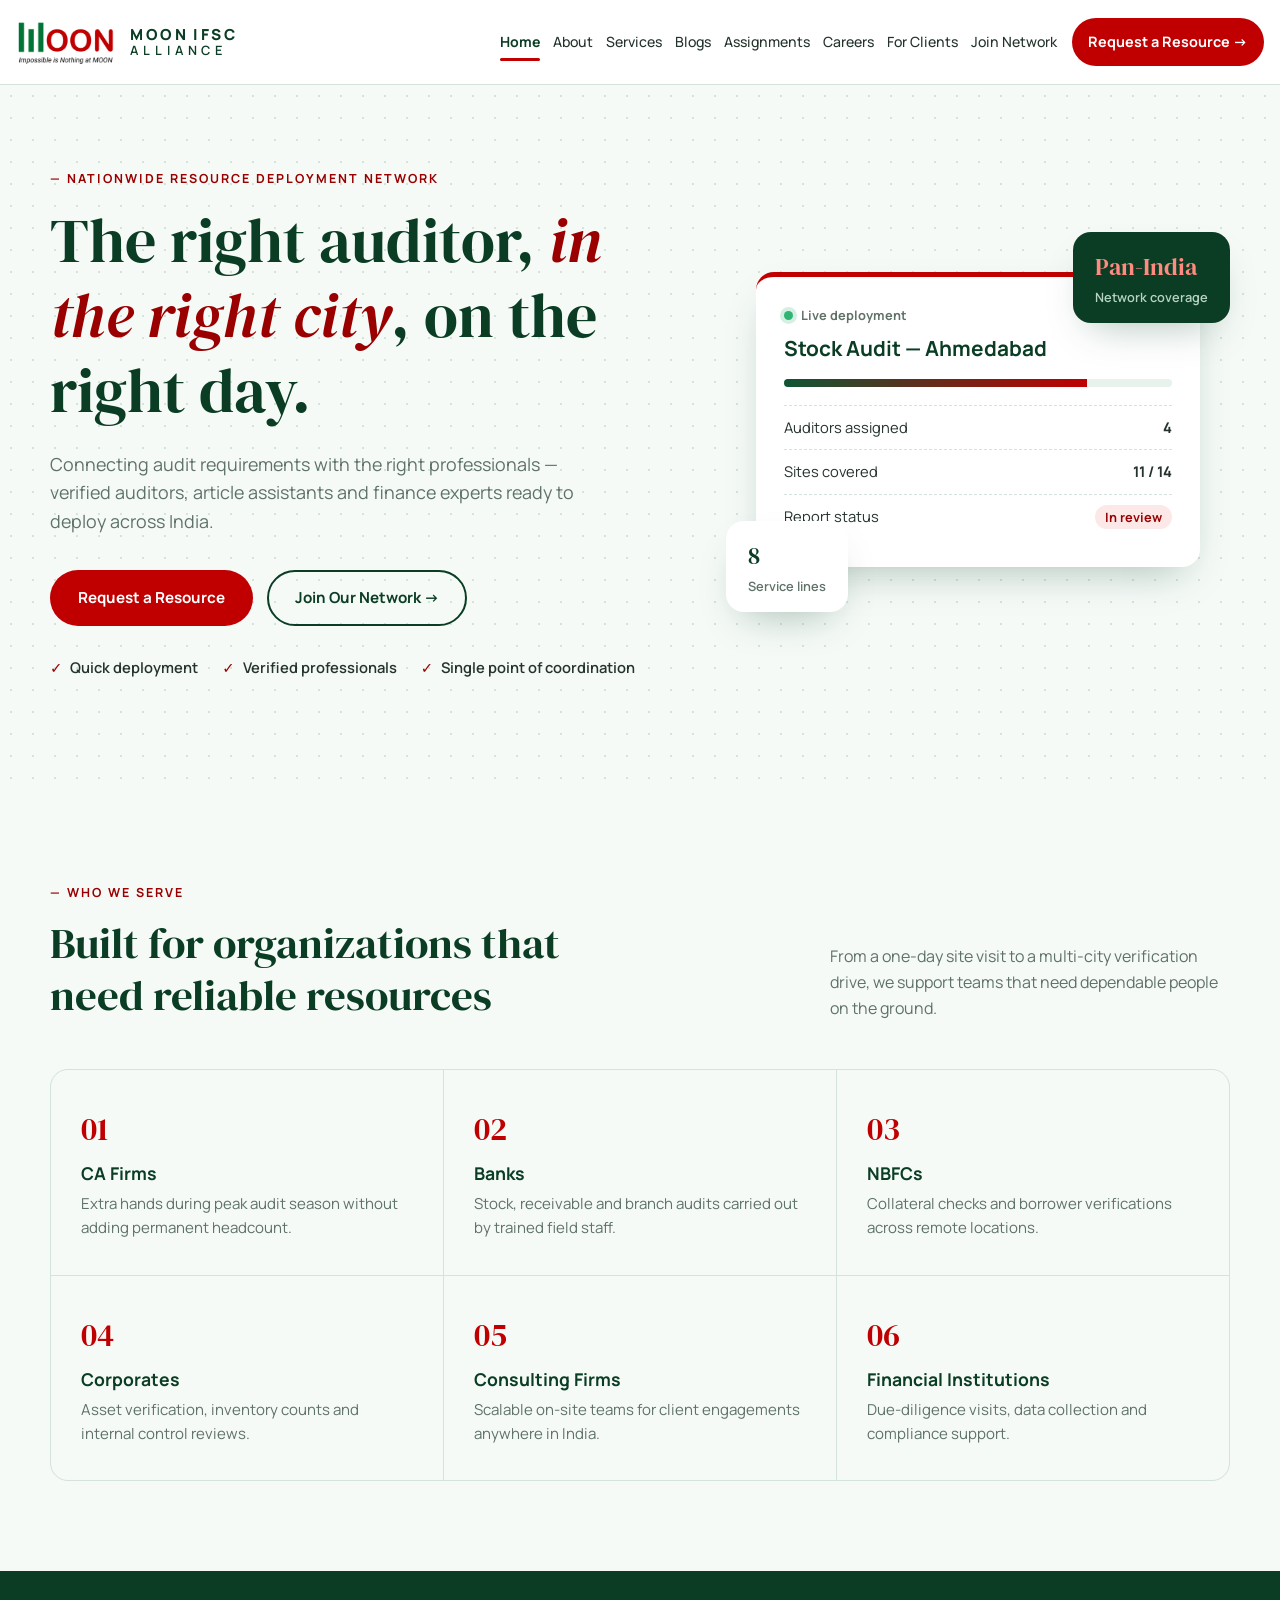
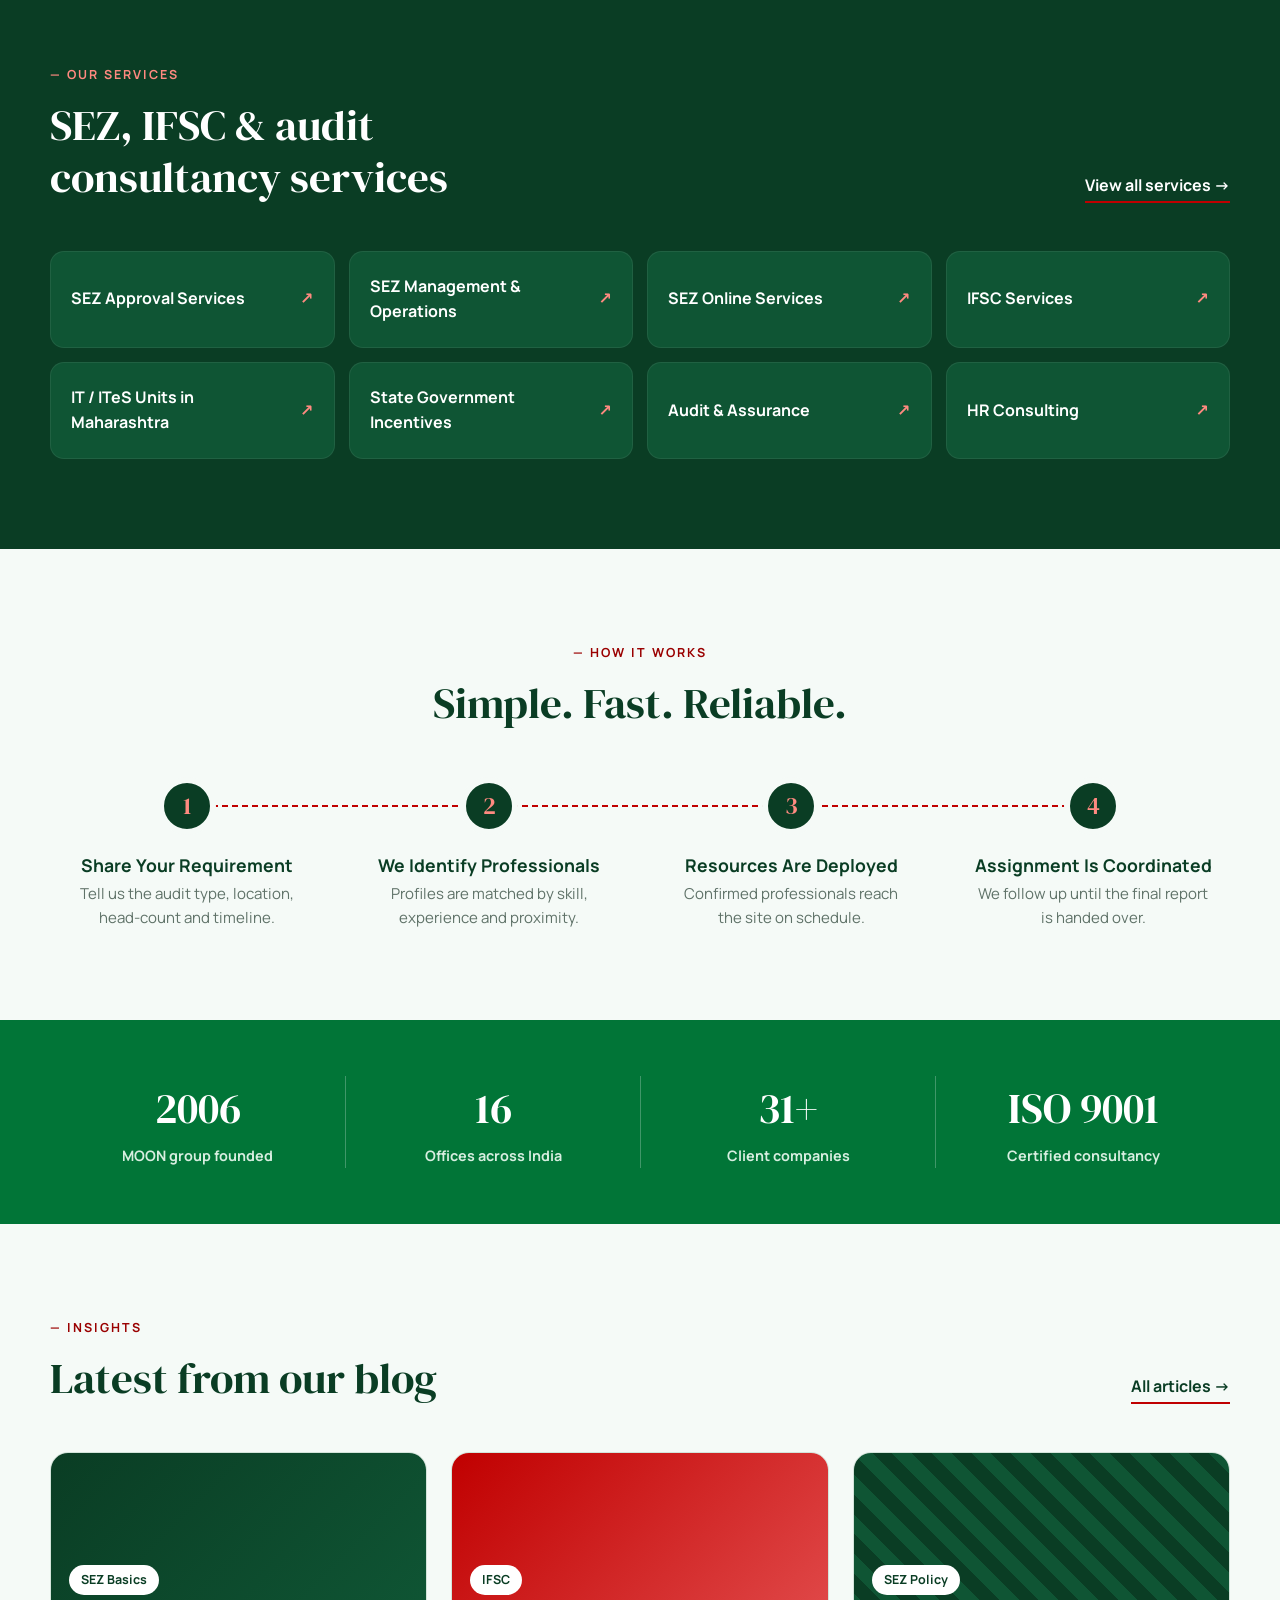
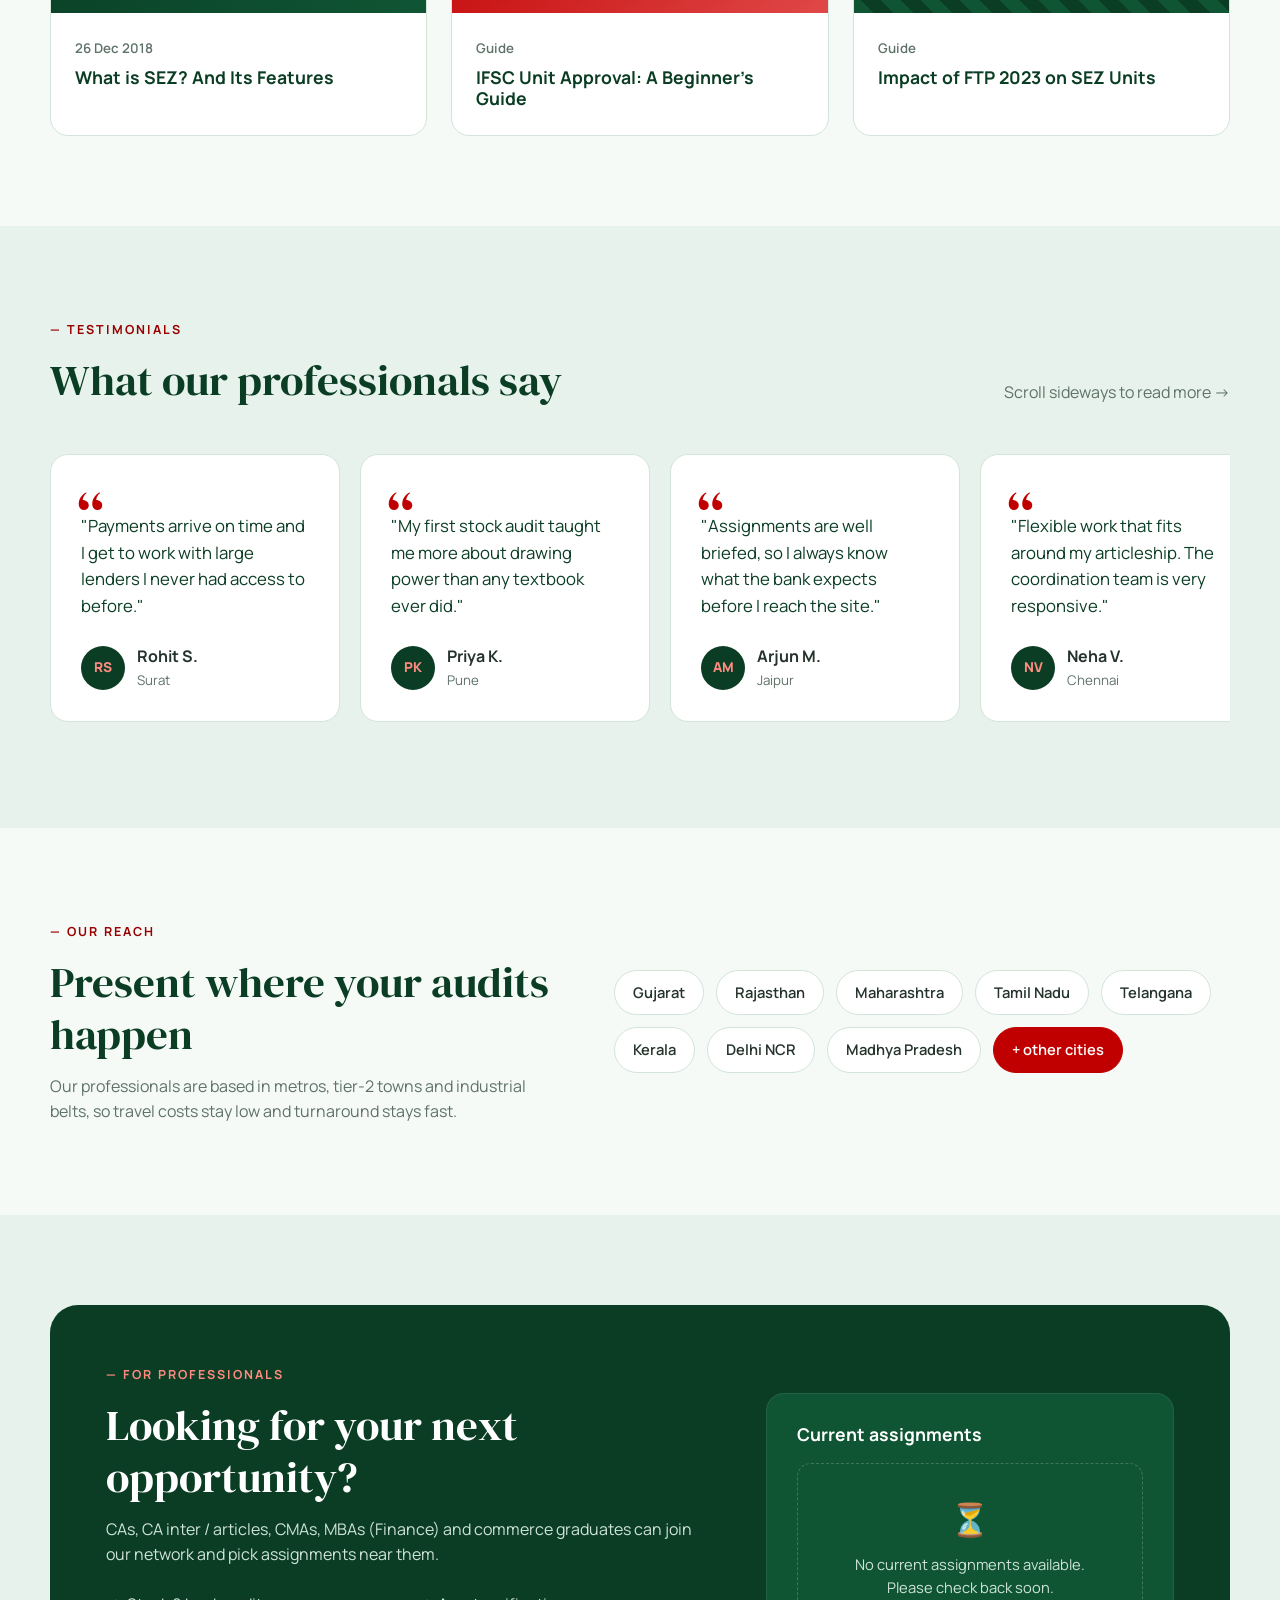
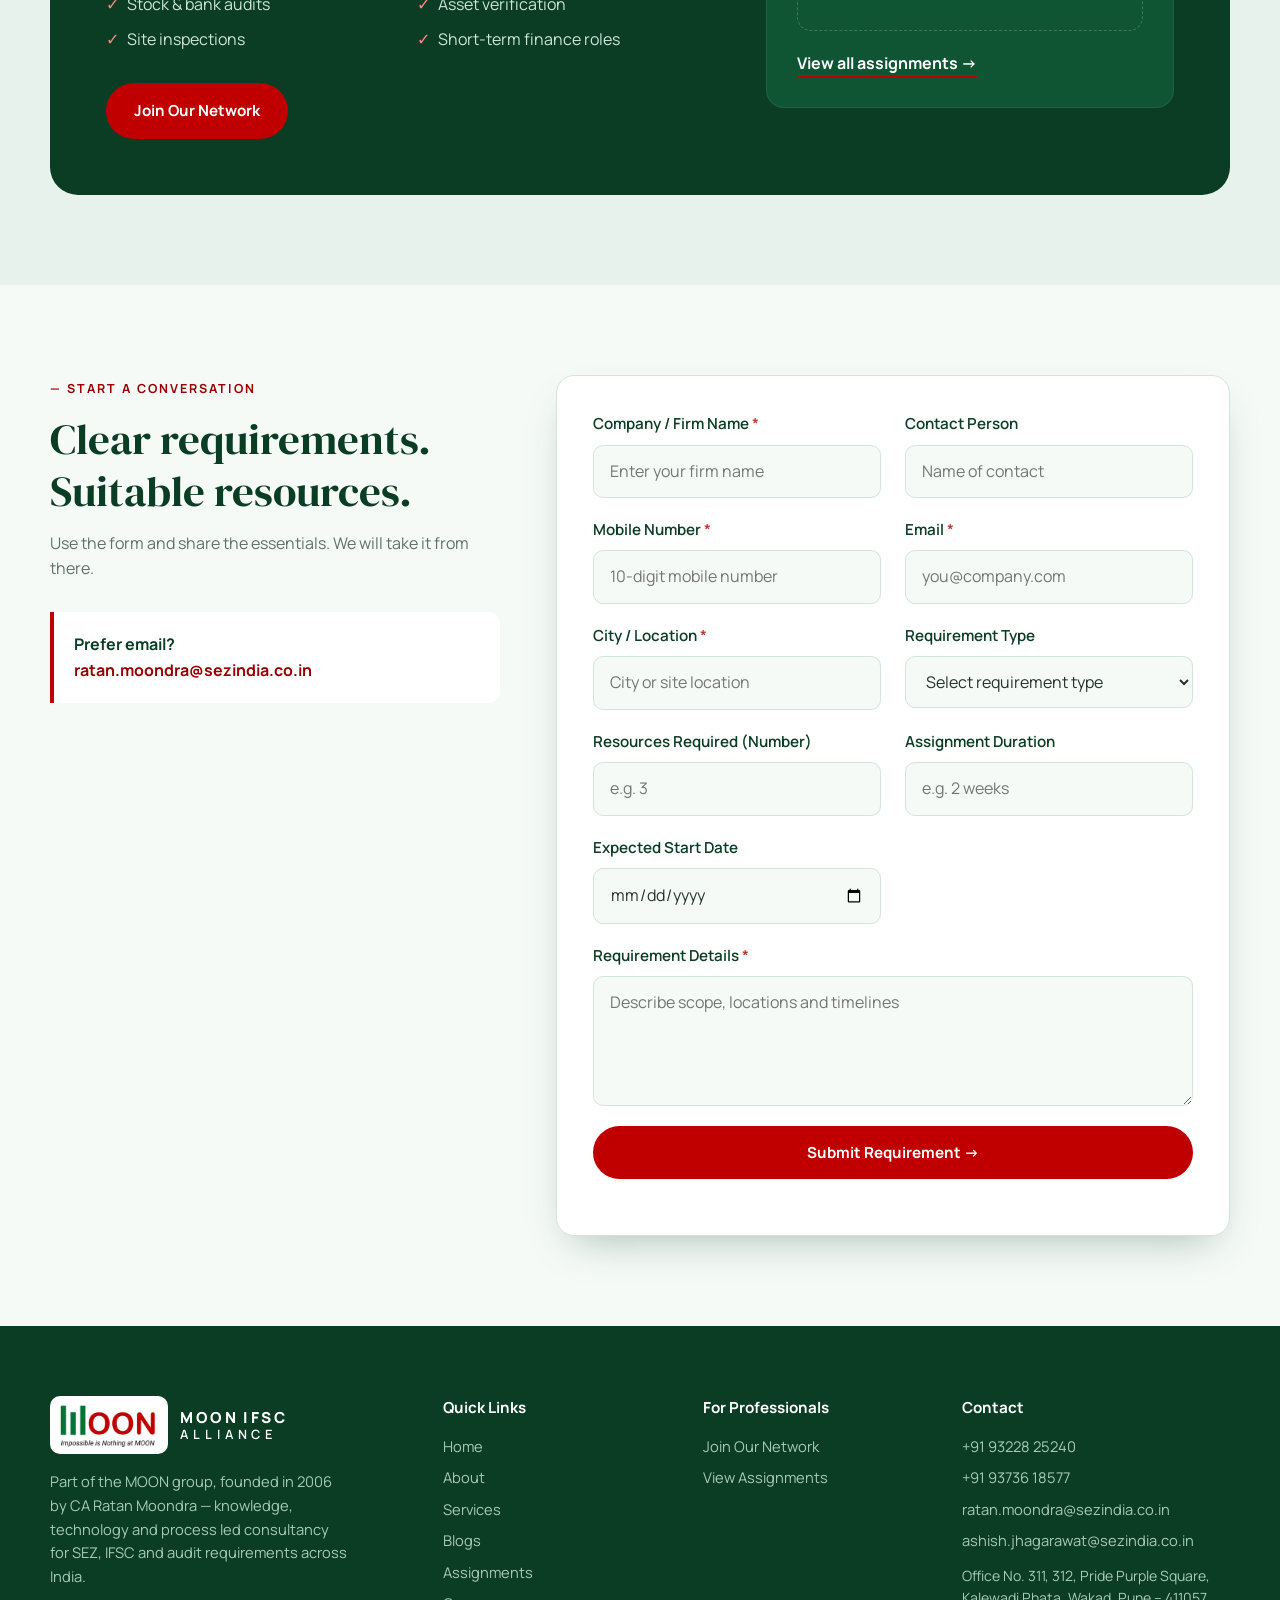
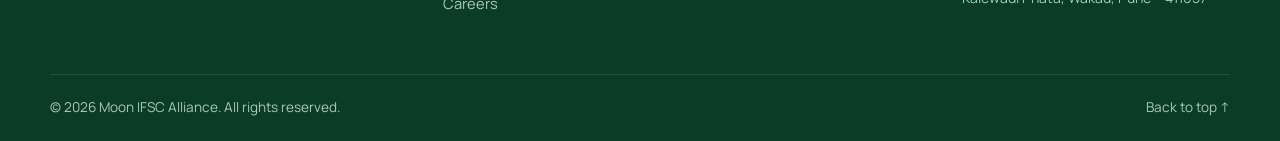
<file: index.html>
<!DOCTYPE html>
<html lang="en">
<head>
  <meta charset="UTF-8" />
  <meta name="viewport" content="width=device-width, initial-scale=1.0" />
  <title>Home | Moon IFSC Alliance</title>
  <link rel="preconnect" href="https://fonts.googleapis.com" />
  <link rel="preconnect" href="https://fonts.gstatic.com" crossorigin />
  <link href="https://fonts.googleapis.com/css2?family=DM+Serif+Display&family=Manrope:wght@400;500;600;700;800&display=swap" rel="stylesheet" />
  <link rel="stylesheet" href="css/common.css" />
  <link rel="stylesheet" href="css/home.css" />
</head>
<body>

  <!-- ===== Header ===== -->
  <header class="header">
    <div class="container nav">
      <a href="index.html" class="logo">
        <img class="logo-img" src="images/moon-logo.png" alt="MOON logo" />
        <span class="logo-text"><b>MOON IFSC</b><small>ALLIANCE</small></span>
      </a>
      <input type="checkbox" id="menu-toggle" class="menu-toggle" />
      <label for="menu-toggle" class="burger" aria-label="Open menu"><span></span><span></span><span></span></label>
      <nav class="nav-links">
        <a href="index.html" class="active">Home</a>
        <a href="about.html">About</a>
        <a href="services.html">Services</a>
        <a href="blogs.html">Blogs</a>
        <a href="assignments.html">Assignments</a>
        <a href="careers.html">Careers</a>
        <a href="for-clients.html">For Clients</a>
        <a href="join-network.html">Join Network</a>
        <a href="for-clients.html" class="btn btn-accent btn-sm nav-cta">Request a Resource &rarr;</a>
      </nav>
    </div>
  </header>

  <!-- ===== Hero ===== -->
  <section class="hero">
    <div class="container hero-grid">
      <div class="hero-copy">
        <span class="eyebrow">Nationwide Resource Deployment Network</span>
        <h1>The right auditor, <em>in the right city</em>, on the right day.</h1>
        <p class="lead">Connecting audit requirements with the right professionals — verified auditors, article assistants and finance experts ready to deploy across India.</p>
        <div class="hero-actions">
          <a href="for-clients.html" class="btn btn-accent">Request a Resource</a>
          <a href="join-network.html" class="btn btn-ghost">Join Our Network &rarr;</a>
        </div>
        <ul class="hero-points">
          <li>Quick deployment</li>
          <li>Verified professionals</li>
          <li>Single point of coordination</li>
        </ul>
      </div>

      <div class="hero-visual">
        <div class="visual-card main-card">
          <div class="card-head"><span class="dot"></span> Live deployment</div>
          <h3>Stock Audit — Ahmedabad</h3>
          <div class="progress"><span style="width:78%"></span></div>
          <div class="card-row"><span>Auditors assigned</span><b>4</b></div>
          <div class="card-row"><span>Sites covered</span><b>11 / 14</b></div>
          <div class="card-row"><span>Report status</span><b class="tag">In review</b></div>
        </div>
        <div class="visual-card float-card one"><b>Pan-India</b><span>Network coverage</span></div>
        <div class="visual-card float-card two"><b>8</b><span>Service lines</span></div>
      </div>
    </div>
  </section>

  <!-- ===== Who we serve ===== -->
  <section class="section">
    <div class="container">
      <div class="section-head split">
        <div>
          <span class="eyebrow">Who we serve</span>
          <h2>Built for organizations that need reliable resources</h2>
        </div>
        <p>From a one-day site visit to a multi-city verification drive, we support teams that need dependable people on the ground.</p>
      </div>
      <div class="serve-grid">
        <article class="serve-card"><span class="num">01</span><h3>CA Firms</h3><p>Extra hands during peak audit season without adding permanent headcount.</p></article>
        <article class="serve-card"><span class="num">02</span><h3>Banks</h3><p>Stock, receivable and branch audits carried out by trained field staff.</p></article>
        <article class="serve-card"><span class="num">03</span><h3>NBFCs</h3><p>Collateral checks and borrower verifications across remote locations.</p></article>
        <article class="serve-card"><span class="num">04</span><h3>Corporates</h3><p>Asset verification, inventory counts and internal control reviews.</p></article>
        <article class="serve-card"><span class="num">05</span><h3>Consulting Firms</h3><p>Scalable on-site teams for client engagements anywhere in India.</p></article>
        <article class="serve-card"><span class="num">06</span><h3>Financial Institutions</h3><p>Due-diligence visits, data collection and compliance support.</p></article>
      </div>
    </div>
  </section>

  <!-- ===== Services preview ===== -->
  <section class="section home-services">
    <div class="container">
      <div class="section-head split">
        <div>
          <span class="eyebrow light">Our services</span>
          <h2>SEZ, IFSC &amp; audit consultancy services</h2>
        </div>
        <a href="services.html" class="link-arrow light">View all services &rarr;</a>
      </div>
      <div class="chip-grid">
        <a href="services.html">SEZ Approval Services</a>
        <a href="services.html">SEZ Management &amp; Operations</a>
        <a href="services.html">SEZ Online Services</a>
        <a href="services.html">IFSC Services</a>
        <a href="services.html">IT / ITeS Units in Maharashtra</a>
        <a href="services.html">State Government Incentives</a>
        <a href="services.html">Audit &amp; Assurance</a>
        <a href="services.html">HR Consulting</a>
      </div>
    </div>
  </section>

  <!-- ===== Process ===== -->
  <section class="section">
    <div class="container">
      <div class="section-head center">
        <span class="eyebrow">How it works</span>
        <h2>Simple. Fast. Reliable.</h2>
      </div>
      <ol class="timeline">
        <li><span class="step">1</span><h3>Share Your Requirement</h3><p>Tell us the audit type, location, head-count and timeline.</p></li>
        <li><span class="step">2</span><h3>We Identify Professionals</h3><p>Profiles are matched by skill, experience and proximity.</p></li>
        <li><span class="step">3</span><h3>Resources Are Deployed</h3><p>Confirmed professionals reach the site on schedule.</p></li>
        <li><span class="step">4</span><h3>Assignment Is Coordinated</h3><p>We follow up until the final report is handed over.</p></li>
      </ol>
    </div>
  </section>

  <!-- ===== Stats ===== -->
  <section class="stats">
    <div class="container stats-grid">
      <div><b>2006</b><span>MOON group founded</span></div>
      <div><b>16</b><span>Offices across India</span></div>
      <div><b>31+</b><span>Client companies</span></div>
      <div><b>ISO 9001</b><span>Certified consultancy</span></div>
    </div>
  </section>

  <!-- ===== Blogs preview ===== -->
  <section class="section">
    <div class="container">
      <div class="section-head split">
        <div>
          <span class="eyebrow">Insights</span>
          <h2>Latest from our blog</h2>
        </div>
        <a href="blogs.html" class="link-arrow">All articles &rarr;</a>
      </div>
      <div class="blog-grid">
        <a href="blogs.html" class="post">
          <div class="post-cover c1"><span>SEZ Basics</span></div>
          <div class="post-body"><small>26 Dec 2018</small><h3>What is SEZ? And Its Features</h3></div>
        </a>
        <a href="blogs.html" class="post">
          <div class="post-cover c2"><span>IFSC</span></div>
          <div class="post-body"><small>Guide</small><h3>IFSC Unit Approval: A Beginner&rsquo;s Guide</h3></div>
        </a>
        <a href="blogs.html" class="post">
          <div class="post-cover c3"><span>SEZ Policy</span></div>
          <div class="post-body"><small>Guide</small><h3>Impact of FTP 2023 on SEZ Units</h3></div>
        </a>
      </div>
    </div>
  </section>

  <!-- ===== Testimonials ===== -->
  <section class="section section-soft">
    <div class="container">
      <div class="section-head split">
        <div>
          <span class="eyebrow">Testimonials</span>
          <h2>What our professionals say</h2>
        </div>
        <p>Scroll sideways to read more &rarr;</p>
      </div>
      <div class="testimonials">
        <figure class="quote"><blockquote>"Payments arrive on time and I get to work with large lenders I never had access to before."</blockquote><figcaption><span class="avatar">RS</span><div><b>Rohit S.</b><small>Surat</small></div></figcaption></figure>
        <figure class="quote"><blockquote>"My first stock audit taught me more about drawing power than any textbook ever did."</blockquote><figcaption><span class="avatar">PK</span><div><b>Priya K.</b><small>Pune</small></div></figcaption></figure>
        <figure class="quote"><blockquote>"Assignments are well briefed, so I always know what the bank expects before I reach the site."</blockquote><figcaption><span class="avatar">AM</span><div><b>Arjun M.</b><small>Jaipur</small></div></figcaption></figure>
        <figure class="quote"><blockquote>"Flexible work that fits around my articleship. The coordination team is very responsive."</blockquote><figcaption><span class="avatar">NV</span><div><b>Neha V.</b><small>Chennai</small></div></figcaption></figure>
        <figure class="quote"><blockquote>"Asset tagging projects gave me real exposure to how big plants manage their fixed assets."</blockquote><figcaption><span class="avatar">DT</span><div><b>Deepak T.</b><small>Hyderabad</small></div></figcaption></figure>
      </div>
    </div>
  </section>

  <!-- ===== Coverage ===== -->
  <section class="section">
    <div class="container coverage-grid">
      <div>
        <span class="eyebrow">Our reach</span>
        <h2>Present where your audits happen</h2>
        <p>Our professionals are based in metros, tier-2 towns and industrial belts, so travel costs stay low and turnaround stays fast.</p>
      </div>
      <div class="pill-cloud">
        <span>Gujarat</span><span>Rajasthan</span><span>Maharashtra</span><span>Tamil Nadu</span>
        <span>Telangana</span><span>Kerala</span><span>Delhi NCR</span><span>Madhya Pradesh</span>
        <span class="more">+ other cities</span>
      </div>
    </div>
  </section>

  <!-- ===== Professionals + Assignments ===== -->
  <section class="section section-soft">
    <div class="container join">
      <div class="join-copy">
        <span class="eyebrow light">For professionals</span>
        <h2>Looking for your next opportunity?</h2>
        <p>CAs, CA inter / articles, CMAs, MBAs (Finance) and commerce graduates can join our network and pick assignments near them.</p>
        <ul class="check-list">
          <li>Stock &amp; bank audits</li>
          <li>Asset verification</li>
          <li>Site inspections</li>
          <li>Short-term finance roles</li>
        </ul>
        <a href="join-network.html" class="btn btn-accent">Join Our Network</a>
      </div>
      <div class="assign-box">
        <h3>Current assignments</h3>
        <div class="empty">
          <span class="empty-icon">&#9203;</span>
          <p>No current assignments available.<br />Please check back soon.</p>
        </div>
        <a href="assignments.html" class="link-arrow light">View all assignments &rarr;</a>
      </div>
    </div>
  </section>

  <!-- ===== Client request form ===== -->
  <section class="section">
    <div class="container form-wrap">
      <div class="form-intro">
        <span class="eyebrow">Start a conversation</span>
        <h2>Clear requirements.<br />Suitable resources.</h2>
        <p>Use the form and share the essentials. We will take it from there.</p>
        <div class="contact-mini"><b>Prefer email?</b><a href="mailto:ratan.moondra@sezindia.co.in">ratan.moondra@sezindia.co.in</a></div>
      </div>
      <form class="form" onsubmit="event.preventDefault(); this.querySelector('.form-note').textContent='Thank you! Your requirement has been submitted.'; this.reset();">
        <div class="field"><label>Company / Firm Name <span class="req">*</span></label><input type="text" placeholder="Enter your firm name" required /></div>
        <div class="field"><label>Contact Person</label><input type="text" placeholder="Name of contact" /></div>
        <div class="field"><label>Mobile Number <span class="req">*</span></label><input type="tel" placeholder="10-digit mobile number" required /></div>
        <div class="field"><label>Email <span class="req">*</span></label><input type="email" placeholder="you@company.com" required /></div>
        <div class="field"><label>City / Location <span class="req">*</span></label><input type="text" placeholder="City or site location" required /></div>
        <div class="field">
          <label>Requirement Type</label>
          <select>
            <option value="">Select requirement type</option>
            <option>Stock Audit</option><option>Bank Audit</option><option>Revenue Audit</option>
            <option>Channel Finance</option><option>Physical Verification</option><option>Site Visit &amp; Inspection</option>
            <option>Mystery Audit</option><option>Asset Tagging</option><option>Fixed Asset Verification</option>
            <option>Data Collection &amp; Verification</option><option>Short-Term Assignments</option><option>Finance &amp; Accounting Support</option>
          </select>
        </div>
        <div class="field"><label>Resources Required (Number)</label><input type="number" min="1" placeholder="e.g. 3" /></div>
        <div class="field"><label>Assignment Duration</label><input type="text" placeholder="e.g. 2 weeks" /></div>
        <div class="field"><label>Expected Start Date</label><input type="date" /></div>
        <div class="field full"><label>Requirement Details <span class="req">*</span></label><textarea rows="4" placeholder="Describe scope, locations and timelines" required></textarea></div>
        <div class="field full">
          <button type="submit" class="btn btn-accent btn-block">Submit Requirement &rarr;</button>
          <p class="form-note"></p>
        </div>
      </form>
    </div>
  </section>

  <!-- ===== Footer ===== -->
  <footer class="footer">
    <div class="container footer-grid">
      <div>
        <a href="index.html" class="logo light"><img class="logo-img" src="images/moon-logo.png" alt="MOON logo" /><span class="logo-text"><b>MOON IFSC</b><small>ALLIANCE</small></span></a>
        <p>Part of the MOON group, founded in 2006 by CA Ratan Moondra &mdash; knowledge, technology and process led consultancy for SEZ, IFSC and audit requirements across India.</p>
      </div>
      <div>
        <h4>Quick Links</h4>
        <a href="index.html">Home</a><a href="about.html">About</a><a href="services.html">Services</a>
        <a href="blogs.html">Blogs</a><a href="assignments.html">Assignments</a><a href="careers.html">Careers</a>
      </div>
      <div>
        <h4>For Professionals</h4>
        <a href="join-network.html">Join Our Network</a><a href="assignments.html">View Assignments</a>
      </div>
      <div>
        <h4>Contact</h4>
        <a href="tel:+919322825240">+91 93228 25240</a>
        <a href="tel:+919373618577">+91 93736 18577</a>
        <a href="mailto:ratan.moondra@sezindia.co.in">ratan.moondra@sezindia.co.in</a>
        <a href="mailto:ashish.jhagarawat@sezindia.co.in">ashish.jhagarawat@sezindia.co.in</a>
        <p class="footer-addr">Office No. 311, 312, Pride Purple Square, Kalewadi Phata, Wakad, Pune &ndash; 411057</p>
      </div>
    </div>
    <div class="container footer-bottom">
      <span>&copy; 2026 Moon IFSC Alliance. All rights reserved.</span>
      <a href="#">Back to top &uarr;</a>
    </div>
  </footer>

</body>
</html>
</file>
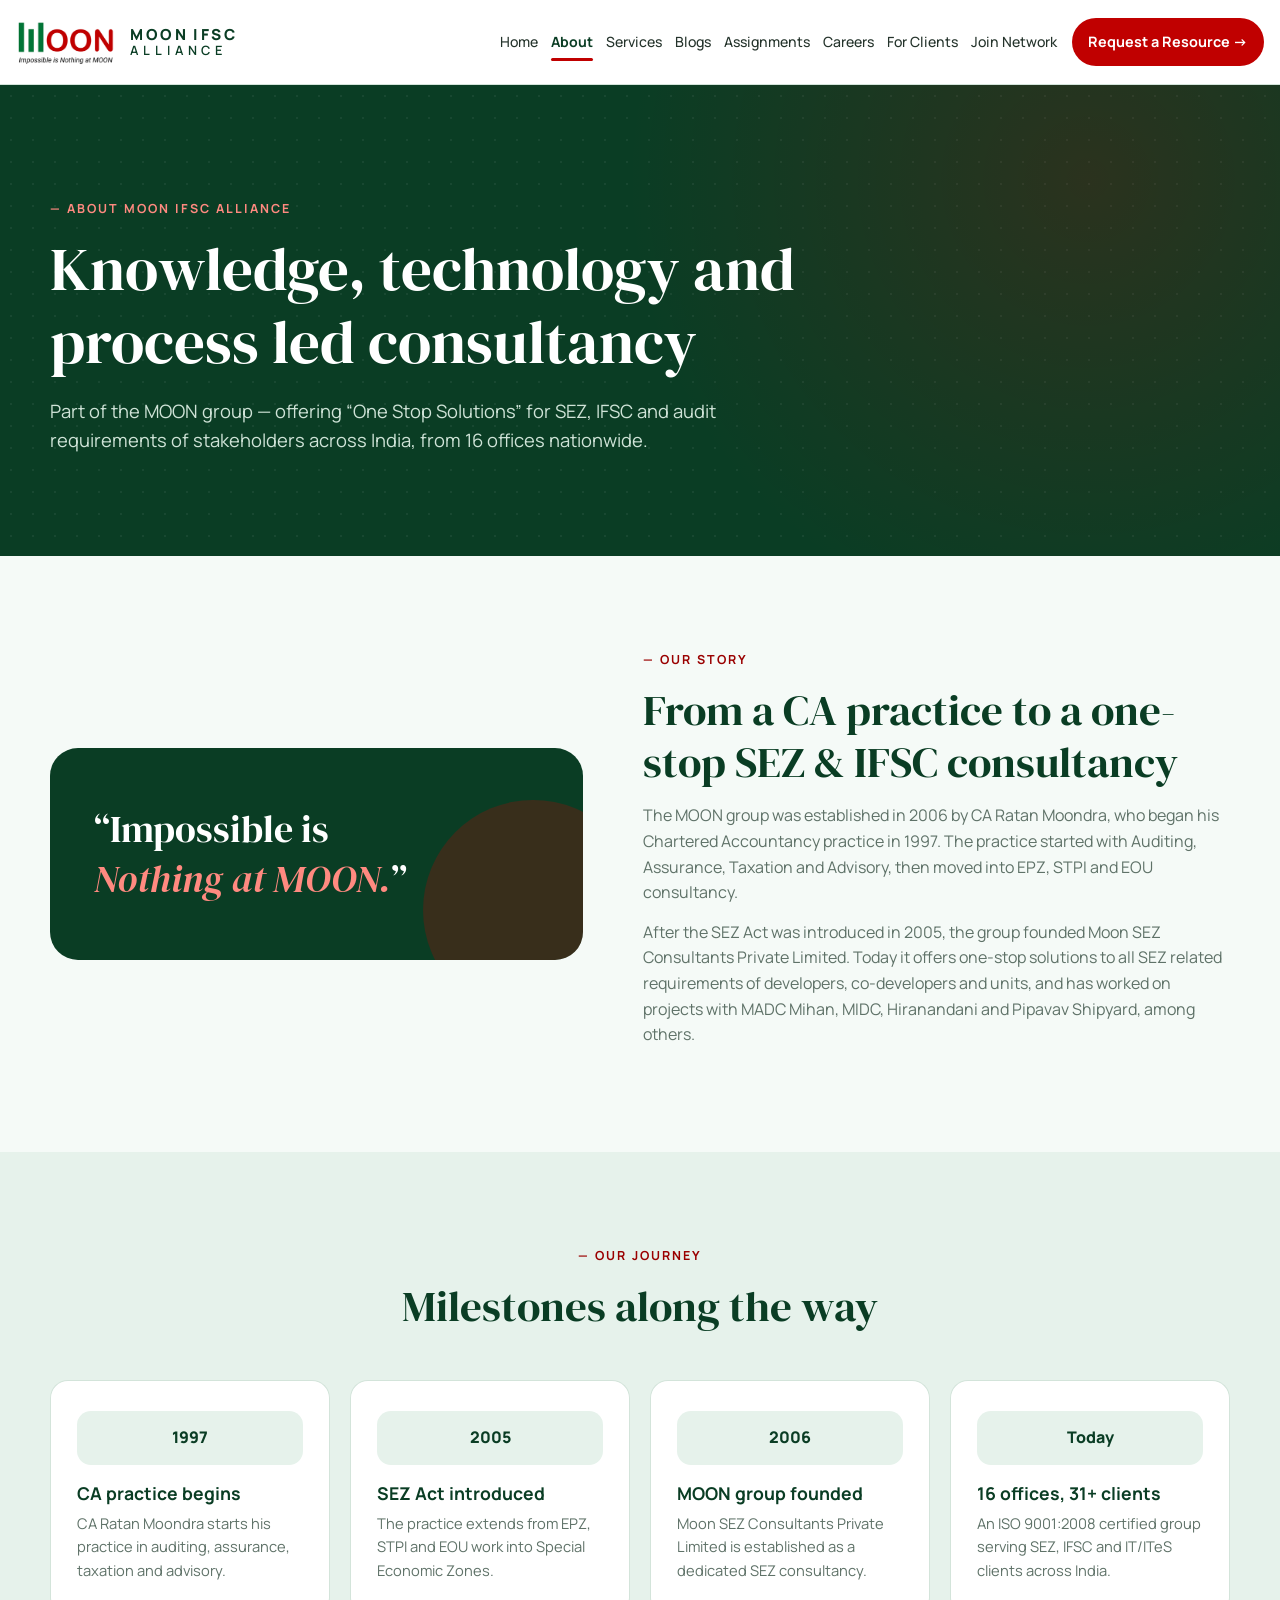
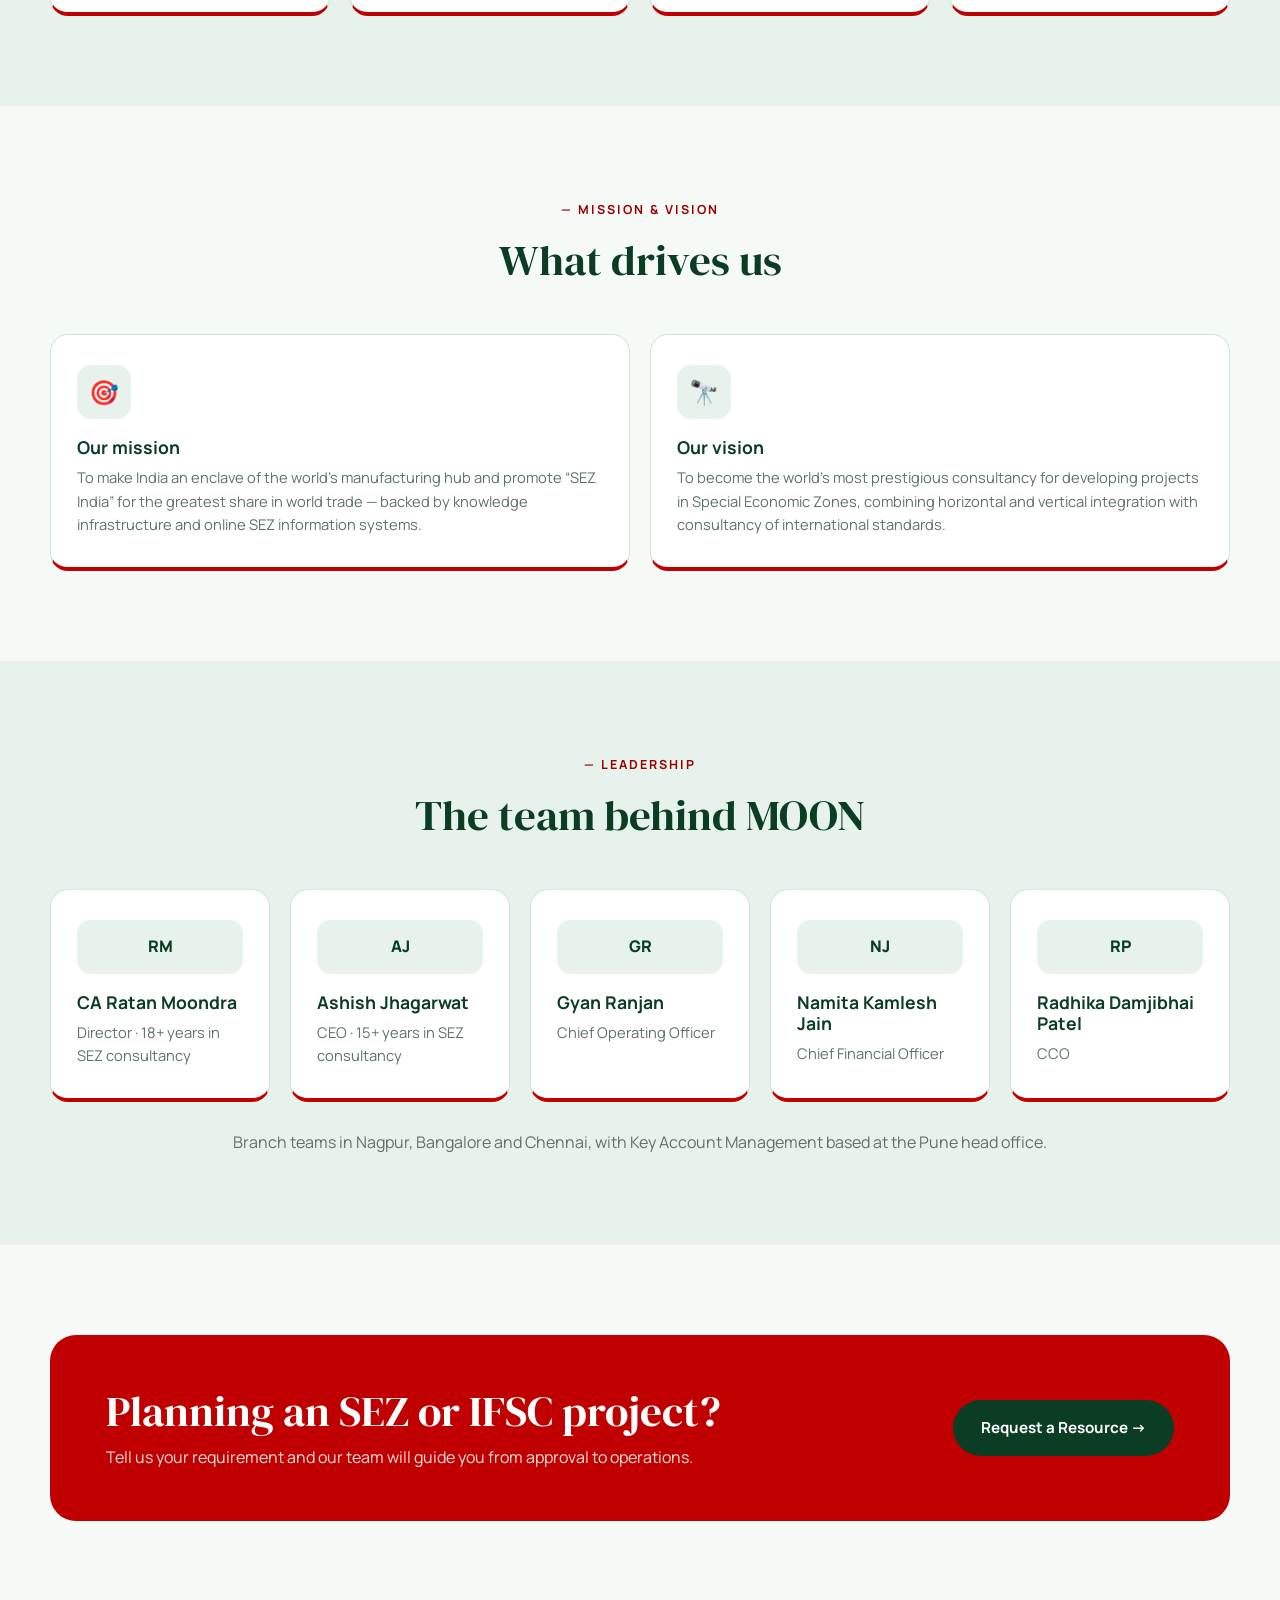
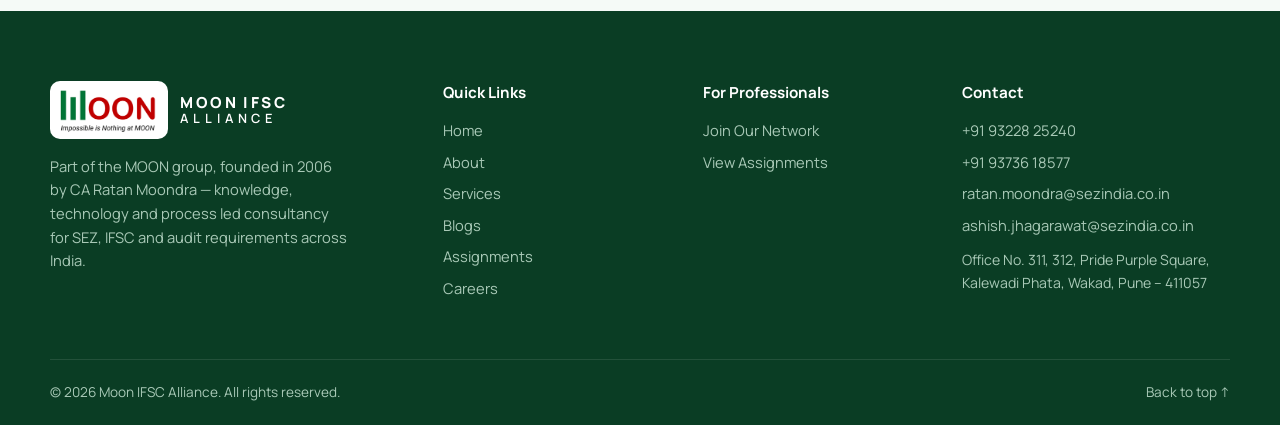
<file: about.html>
<!DOCTYPE html>
<html lang="en">
<head>
  <meta charset="UTF-8" />
  <meta name="viewport" content="width=device-width, initial-scale=1.0" />
  <title>About | Moon IFSC Alliance</title>
  <link rel="preconnect" href="https://fonts.googleapis.com" />
  <link rel="preconnect" href="https://fonts.gstatic.com" crossorigin />
  <link href="https://fonts.googleapis.com/css2?family=DM+Serif+Display&family=Manrope:wght@400;500;600;700;800&display=swap" rel="stylesheet" />
  <link rel="stylesheet" href="css/common.css" />
  <link rel="stylesheet" href="css/about.css" />
</head>
<body>

  <!-- ===== Header ===== -->
  <header class="header">
    <div class="container nav">
      <a href="index.html" class="logo">
        <img class="logo-img" src="images/moon-logo.png" alt="MOON logo" />
        <span class="logo-text"><b>MOON IFSC</b><small>ALLIANCE</small></span>
      </a>
      <input type="checkbox" id="menu-toggle" class="menu-toggle" />
      <label for="menu-toggle" class="burger" aria-label="Open menu"><span></span><span></span><span></span></label>
      <nav class="nav-links">
        <a href="index.html">Home</a>
        <a href="about.html" class="active">About</a>
        <a href="services.html">Services</a>
        <a href="blogs.html">Blogs</a>
        <a href="assignments.html">Assignments</a>
        <a href="careers.html">Careers</a>
        <a href="for-clients.html">For Clients</a>
        <a href="join-network.html">Join Network</a>
        <a href="for-clients.html" class="btn btn-accent btn-sm nav-cta">Request a Resource &rarr;</a>
      </nav>
    </div>
  </header>

  <!-- ===== Banner ===== -->
  <section class="page-hero">
    <div class="container">
      <span class="eyebrow light">About Moon IFSC Alliance</span>
      <h1>Knowledge, technology and process led consultancy</h1>
      <p>Part of the MOON group &mdash; offering &ldquo;One Stop Solutions&rdquo; for SEZ, IFSC and audit requirements of stakeholders across India, from 16 offices nationwide.</p>
    </div>
  </section>

  <!-- ===== Intro ===== -->
  <section class="section">
    <div class="container about-intro">
      <div class="quote-block">
        <p>&ldquo;Impossible is<br /><em>Nothing at MOON.</em>&rdquo;</p>
      </div>
      <div class="intro-copy">
        <span class="eyebrow">Our story</span>
        <h2>From a CA practice to a one-stop SEZ &amp; IFSC consultancy</h2>
        <p>The MOON group was established in 2006 by CA Ratan Moondra, who began his Chartered Accountancy practice in 1997. The practice started with Auditing, Assurance, Taxation and Advisory, then moved into EPZ, STPI and EOU consultancy.</p>
        <p>After the SEZ Act was introduced in 2005, the group founded Moon SEZ Consultants Private Limited. Today it offers one-stop solutions to all SEZ related requirements of developers, co-developers and units, and has worked on projects with MADC Mihan, MIDC, Hiranandani and Pipavav Shipyard, among others.</p>
      </div>
    </div>
  </section>

  <!-- ===== Journey ===== -->
  <section class="section section-soft">
    <div class="container">
      <div class="section-head center">
        <span class="eyebrow">Our journey</span>
        <h2>Milestones along the way</h2>
      </div>
      <div class="highlight-grid">
        <div class="highlight"><span class="h-icon">1997</span><h3>CA practice begins</h3><p>CA Ratan Moondra starts his practice in auditing, assurance, taxation and advisory.</p></div>
        <div class="highlight"><span class="h-icon">2005</span><h3>SEZ Act introduced</h3><p>The practice extends from EPZ, STPI and EOU work into Special Economic Zones.</p></div>
        <div class="highlight"><span class="h-icon">2006</span><h3>MOON group founded</h3><p>Moon SEZ Consultants Private Limited is established as a dedicated SEZ consultancy.</p></div>
        <div class="highlight"><span class="h-icon">Today</span><h3>16 offices, 31+ clients</h3><p>An ISO 9001:2008 certified group serving SEZ, IFSC and IT/ITeS clients across India.</p></div>
      </div>
    </div>
  </section>

  <!-- ===== Mission & Vision ===== -->
  <section class="section">
    <div class="container">
      <div class="section-head center">
        <span class="eyebrow">Mission &amp; vision</span>
        <h2>What drives us</h2>
      </div>
      <div class="mv-grid">
        <div class="highlight"><span class="h-icon">&#127919;</span><h3>Our mission</h3><p>To make India an enclave of the world&rsquo;s manufacturing hub and promote &ldquo;SEZ India&rdquo; for the greatest share in world trade &mdash; backed by knowledge infrastructure and online SEZ information systems.</p></div>
        <div class="highlight"><span class="h-icon">&#128301;</span><h3>Our vision</h3><p>To become the world&rsquo;s most prestigious consultancy for developing projects in Special Economic Zones, combining horizontal and vertical integration with consultancy of international standards.</p></div>
      </div>
    </div>
  </section>

  <!-- ===== Leadership ===== -->
  <section class="section section-soft">
    <div class="container">
      <div class="section-head center">
        <span class="eyebrow">Leadership</span>
        <h2>The team behind MOON</h2>
      </div>
      <div class="team-grid">
        <div class="highlight"><span class="h-icon">RM</span><h3>CA Ratan Moondra</h3><p>Director &middot; 18+ years in SEZ consultancy</p></div>
        <div class="highlight"><span class="h-icon">AJ</span><h3>Ashish Jhagarwat</h3><p>CEO &middot; 15+ years in SEZ consultancy</p></div>
        <div class="highlight"><span class="h-icon">GR</span><h3>Gyan Ranjan</h3><p>Chief Operating Officer</p></div>
        <div class="highlight"><span class="h-icon">NJ</span><h3>Namita Kamlesh Jain</h3><p>Chief Financial Officer</p></div>
        <div class="highlight"><span class="h-icon">RP</span><h3>Radhika Damjibhai Patel</h3><p>CCO</p></div>
      </div>
      <p class="team-note">Branch teams in Nagpur, Bangalore and Chennai, with Key Account Management based at the Pune head office.</p>
    </div>
  </section>

  <!-- ===== CTA ===== -->
  <section class="section">
    <div class="container">
      <div class="cta-band">
        <div>
          <h2>Planning an SEZ or IFSC project?</h2>
          <p>Tell us your requirement and our team will guide you from approval to operations.</p>
        </div>
        <a href="for-clients.html" class="btn btn-dark">Request a Resource &rarr;</a>
      </div>
    </div>
  </section>

  <!-- ===== Footer ===== -->
  <footer class="footer">
    <div class="container footer-grid">
      <div>
        <a href="index.html" class="logo light"><img class="logo-img" src="images/moon-logo.png" alt="MOON logo" /><span class="logo-text"><b>MOON IFSC</b><small>ALLIANCE</small></span></a>
        <p>Part of the MOON group, founded in 2006 by CA Ratan Moondra &mdash; knowledge, technology and process led consultancy for SEZ, IFSC and audit requirements across India.</p>
      </div>
      <div>
        <h4>Quick Links</h4>
        <a href="index.html">Home</a><a href="about.html">About</a><a href="services.html">Services</a>
        <a href="blogs.html">Blogs</a><a href="assignments.html">Assignments</a><a href="careers.html">Careers</a>
      </div>
      <div>
        <h4>For Professionals</h4>
        <a href="join-network.html">Join Our Network</a><a href="assignments.html">View Assignments</a>
      </div>
      <div>
        <h4>Contact</h4>
        <a href="tel:+919322825240">+91 93228 25240</a>
        <a href="tel:+919373618577">+91 93736 18577</a>
        <a href="mailto:ratan.moondra@sezindia.co.in">ratan.moondra@sezindia.co.in</a>
        <a href="mailto:ashish.jhagarawat@sezindia.co.in">ashish.jhagarawat@sezindia.co.in</a>
        <p class="footer-addr">Office No. 311, 312, Pride Purple Square, Kalewadi Phata, Wakad, Pune &ndash; 411057</p>
      </div>
    </div>
    <div class="container footer-bottom">
      <span>&copy; 2026 Moon IFSC Alliance. All rights reserved.</span>
      <a href="#">Back to top &uarr;</a>
    </div>
  </footer>

</body>
</html>
</file>
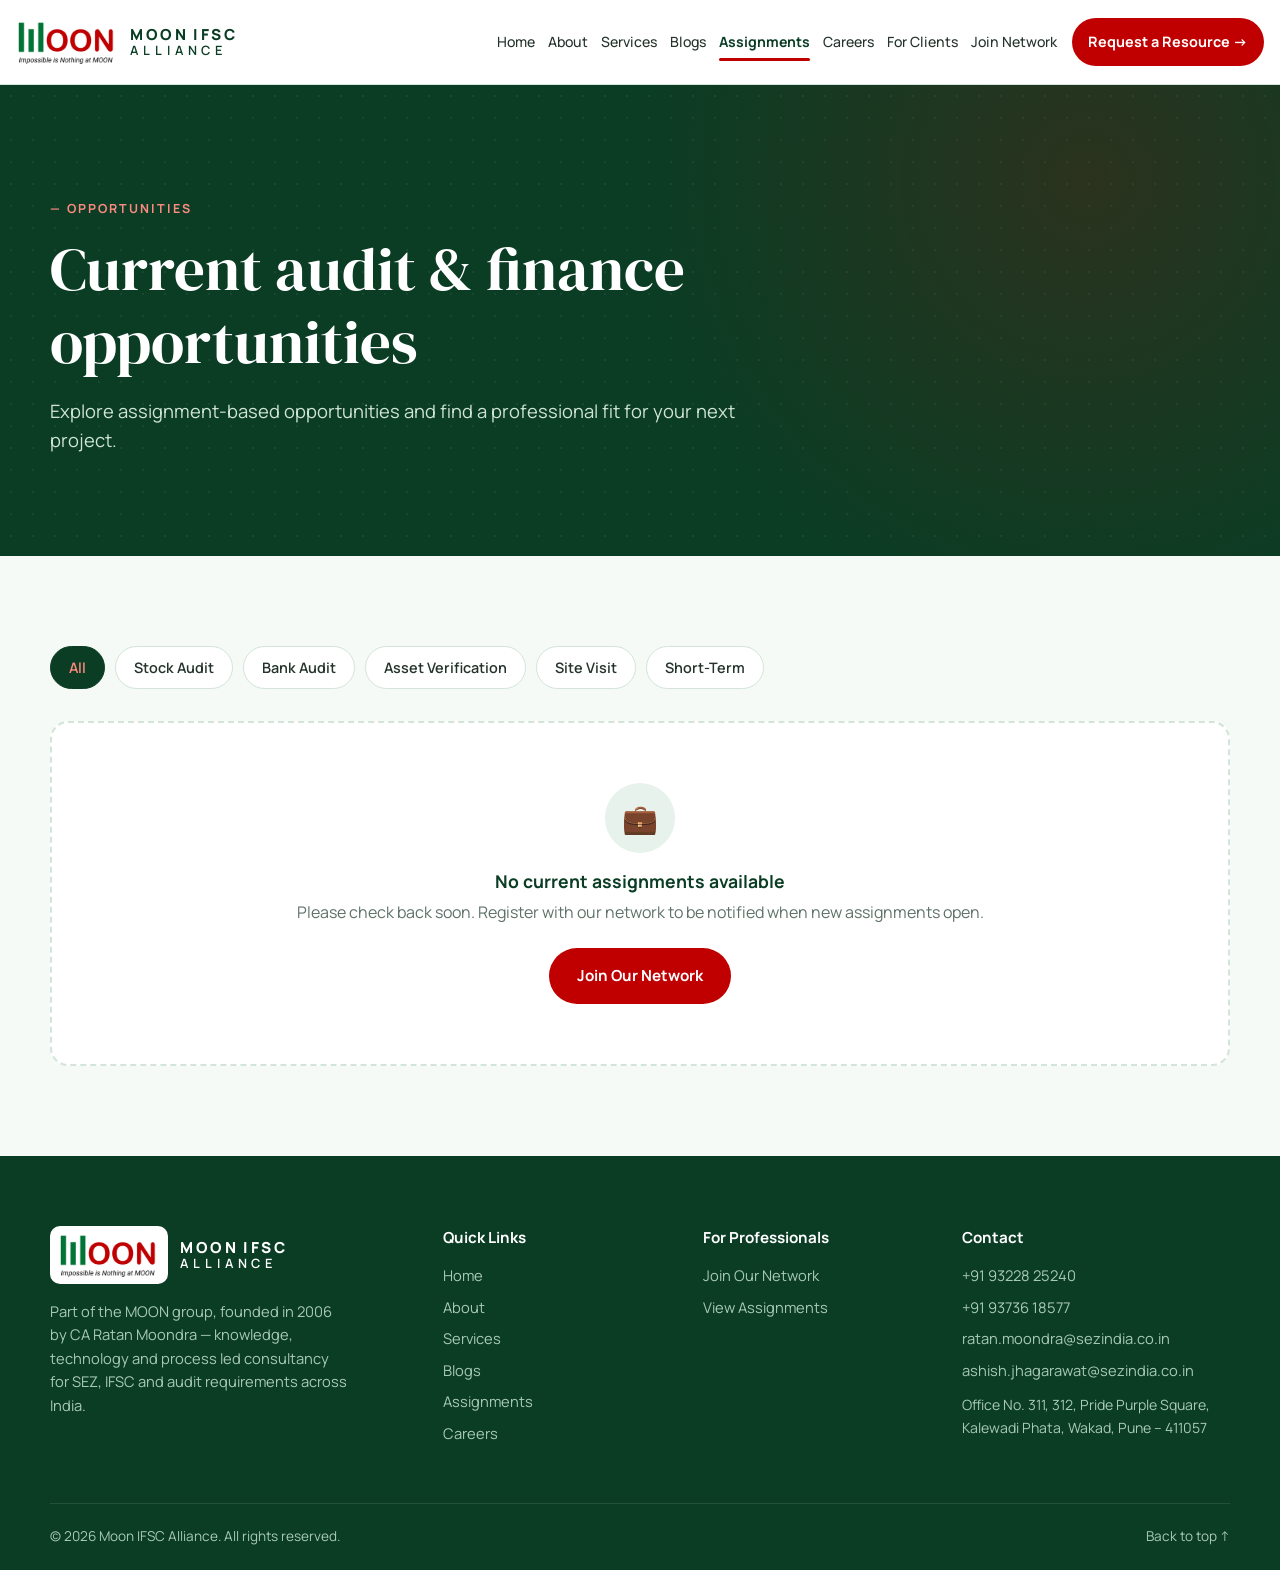
<file: assignments.html>
<!DOCTYPE html>
<html lang="en">
<head>
  <meta charset="UTF-8" />
  <meta name="viewport" content="width=device-width, initial-scale=1.0" />
  <title>Assignments | Moon IFSC Alliance</title>
  <link rel="preconnect" href="https://fonts.googleapis.com" />
  <link rel="preconnect" href="https://fonts.gstatic.com" crossorigin />
  <link href="https://fonts.googleapis.com/css2?family=DM+Serif+Display&family=Manrope:wght@400;500;600;700;800&display=swap" rel="stylesheet" />
  <link rel="stylesheet" href="css/common.css" />
  <link rel="stylesheet" href="css/assignments.css" />
</head>
<body>

  <!-- ===== Header ===== -->
  <header class="header">
    <div class="container nav">
      <a href="index.html" class="logo">
        <img class="logo-img" src="images/moon-logo.png" alt="MOON logo" />
        <span class="logo-text"><b>MOON IFSC</b><small>ALLIANCE</small></span>
      </a>
      <input type="checkbox" id="menu-toggle" class="menu-toggle" />
      <label for="menu-toggle" class="burger" aria-label="Open menu"><span></span><span></span><span></span></label>
      <nav class="nav-links">
        <a href="index.html">Home</a>
        <a href="about.html">About</a>
        <a href="services.html">Services</a>
        <a href="blogs.html">Blogs</a>
        <a href="assignments.html" class="active">Assignments</a>
        <a href="careers.html">Careers</a>
        <a href="for-clients.html">For Clients</a>
        <a href="join-network.html">Join Network</a>
        <a href="for-clients.html" class="btn btn-accent btn-sm nav-cta">Request a Resource &rarr;</a>
      </nav>
    </div>
  </header>

  <!-- ===== Banner ===== -->
  <section class="page-hero">
    <div class="container">
      <span class="eyebrow light">Opportunities</span>
      <h1>Current audit &amp; finance opportunities</h1>
      <p>Explore assignment-based opportunities and find a professional fit for your next project.</p>
    </div>
  </section>

  <!-- ===== Assignments ===== -->
  <section class="section">
    <div class="container">
      <div class="filter-bar">
        <span class="filter active">All</span>
        <span class="filter">Stock Audit</span>
        <span class="filter">Bank Audit</span>
        <span class="filter">Asset Verification</span>
        <span class="filter">Site Visit</span>
        <span class="filter">Short-Term</span>
      </div>

      <!--
        When you have assignments, replace the empty-state below with cards like this:

        <div class="assign-list">
          <article class="assign-card">
            <div class="a-top"><span class="a-type">Stock Audit</span><span class="a-status">Open</span></div>
            <h3>Stock audit at 3 warehouses</h3>
            <ul class="a-meta"><li>📍 Ahmedabad</li><li>🗓 5 days</li><li>👥 2 resources</li></ul>
            <a href="join-network.html" class="btn btn-accent btn-sm">Apply Now</a>
          </article>
        </div>
      -->

      <div class="empty-state">
        <div class="icon">&#128188;</div>
        <h3>No current assignments available</h3>
        <p>Please check back soon. Register with our network to be notified when new assignments open.</p>
        <a href="join-network.html" class="btn btn-accent">Join Our Network</a>
      </div>
    </div>
  </section>

  <!-- ===== Footer ===== -->
  <footer class="footer">
    <div class="container footer-grid">
      <div>
        <a href="index.html" class="logo light"><img class="logo-img" src="images/moon-logo.png" alt="MOON logo" /><span class="logo-text"><b>MOON IFSC</b><small>ALLIANCE</small></span></a>
        <p>Part of the MOON group, founded in 2006 by CA Ratan Moondra &mdash; knowledge, technology and process led consultancy for SEZ, IFSC and audit requirements across India.</p>
      </div>
      <div>
        <h4>Quick Links</h4>
        <a href="index.html">Home</a><a href="about.html">About</a><a href="services.html">Services</a>
        <a href="blogs.html">Blogs</a><a href="assignments.html">Assignments</a><a href="careers.html">Careers</a>
      </div>
      <div>
        <h4>For Professionals</h4>
        <a href="join-network.html">Join Our Network</a><a href="assignments.html">View Assignments</a>
      </div>
      <div>
        <h4>Contact</h4>
        <a href="tel:+919322825240">+91 93228 25240</a>
        <a href="tel:+919373618577">+91 93736 18577</a>
        <a href="mailto:ratan.moondra@sezindia.co.in">ratan.moondra@sezindia.co.in</a>
        <a href="mailto:ashish.jhagarawat@sezindia.co.in">ashish.jhagarawat@sezindia.co.in</a>
        <p class="footer-addr">Office No. 311, 312, Pride Purple Square, Kalewadi Phata, Wakad, Pune &ndash; 411057</p>
      </div>
    </div>
    <div class="container footer-bottom">
      <span>&copy; 2026 Moon IFSC Alliance. All rights reserved.</span>
      <a href="#">Back to top &uarr;</a>
    </div>
  </footer>

</body>
</html>
</file>
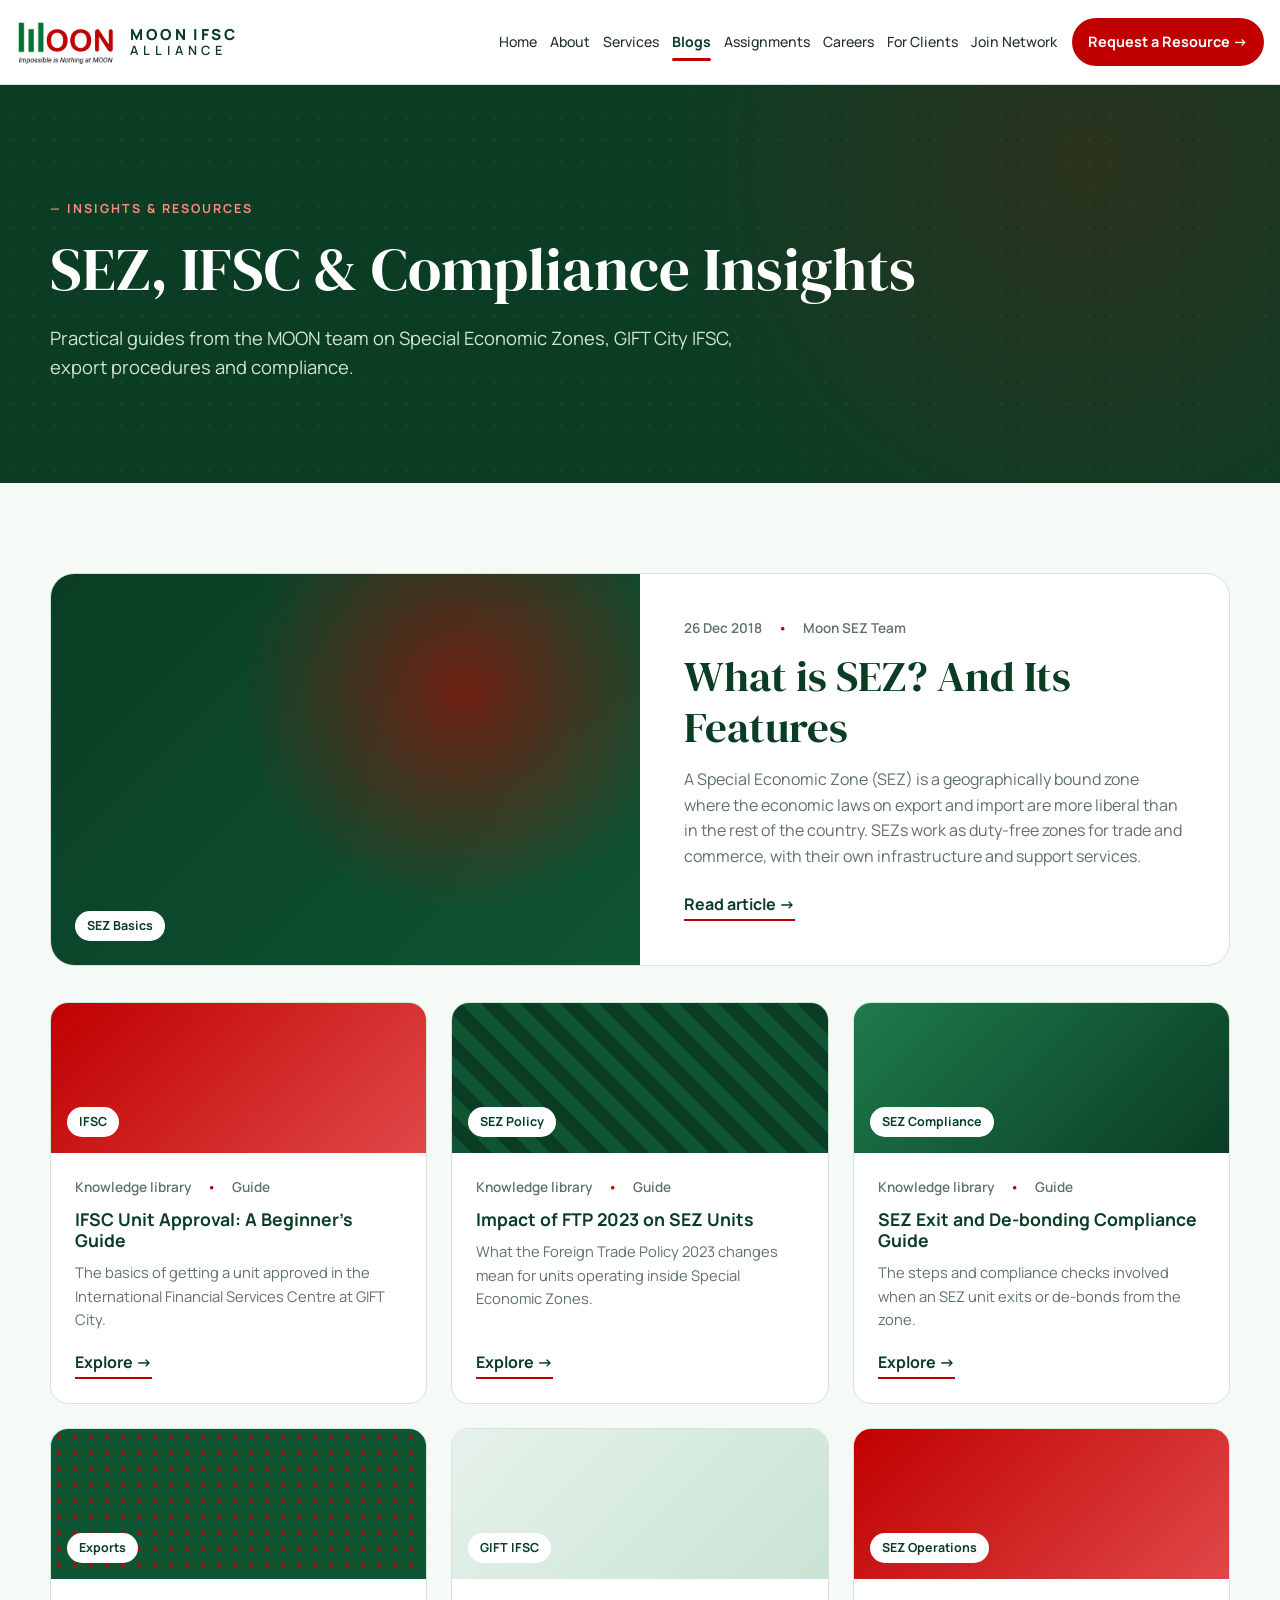
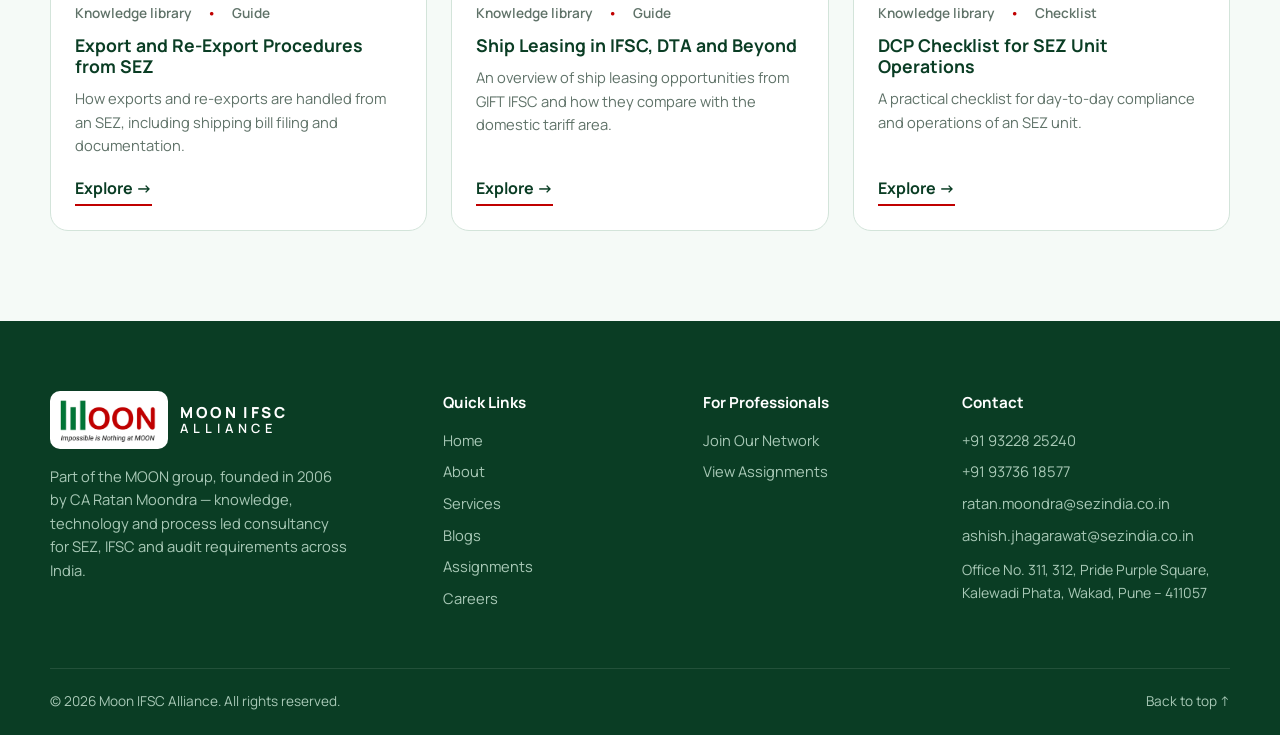
<file: blogs.html>
<!DOCTYPE html>
<html lang="en">
<head>
  <meta charset="UTF-8" />
  <meta name="viewport" content="width=device-width, initial-scale=1.0" />
  <title>Blogs | Moon IFSC Alliance</title>
  <link rel="preconnect" href="https://fonts.googleapis.com" />
  <link rel="preconnect" href="https://fonts.gstatic.com" crossorigin />
  <link href="https://fonts.googleapis.com/css2?family=DM+Serif+Display&family=Manrope:wght@400;500;600;700;800&display=swap" rel="stylesheet" />
  <link rel="stylesheet" href="css/common.css" />
  <link rel="stylesheet" href="css/blogs.css" />
</head>
<body>

  <!-- ===== Header ===== -->
  <header class="header">
    <div class="container nav">
      <a href="index.html" class="logo">
        <img class="logo-img" src="images/moon-logo.png" alt="MOON logo" />
        <span class="logo-text"><b>MOON IFSC</b><small>ALLIANCE</small></span>
      </a>
      <input type="checkbox" id="menu-toggle" class="menu-toggle" />
      <label for="menu-toggle" class="burger" aria-label="Open menu"><span></span><span></span><span></span></label>
      <nav class="nav-links">
        <a href="index.html">Home</a>
        <a href="about.html">About</a>
        <a href="services.html">Services</a>
        <a href="blogs.html" class="active">Blogs</a>
        <a href="assignments.html">Assignments</a>
        <a href="careers.html">Careers</a>
        <a href="for-clients.html">For Clients</a>
        <a href="join-network.html">Join Network</a>
        <a href="for-clients.html" class="btn btn-accent btn-sm nav-cta">Request a Resource &rarr;</a>
      </nav>
    </div>
  </header>

  <!-- ===== Banner ===== -->
  <section class="page-hero">
    <div class="container">
      <span class="eyebrow light">Insights &amp; Resources</span>
      <h1>SEZ, IFSC &amp; Compliance Insights</h1>
      <p>Practical guides from the MOON team on Special Economic Zones, GIFT City IFSC, export procedures and compliance.</p>
    </div>
  </section>

  <!-- ===== Blog list ===== -->
  <section class="section">
    <div class="container">

      <!-- Featured post -->
      <article class="featured">
        <div class="featured-cover"><span class="cat">SEZ Basics</span></div>
        <div class="featured-body">
          <div class="meta"><span>26 Dec 2018</span><span>Moon SEZ Team</span></div>
          <h2>What is SEZ? And Its Features</h2>
          <p>A Special Economic Zone (SEZ) is a geographically bound zone where the economic laws on export and import are more liberal than in the rest of the country. SEZs work as duty-free zones for trade and commerce, with their own infrastructure and support services.</p>
          <a href="https://www.moonsez.com/blog/what-is-sez-and-its-features" target="_blank" rel="noopener" class="link-arrow">Read article &rarr;</a>
        </div>
      </article>

      <div class="blog-list">
        <article class="card">
          <div class="card-cover v2"><span class="cat">IFSC</span></div>
          <div class="card-body">
            <div class="meta"><span>Knowledge library</span><span>Guide</span></div>
            <h3>IFSC Unit Approval: A Beginner&rsquo;s Guide</h3>
            <p>The basics of getting a unit approved in the International Financial Services Centre at GIFT City.</p>
            <a href="https://www.moonsez.com/" target="_blank" rel="noopener" class="link-arrow">Explore &rarr;</a>
          </div>
        </article>
        <article class="card">
          <div class="card-cover v3"><span class="cat">SEZ Policy</span></div>
          <div class="card-body">
            <div class="meta"><span>Knowledge library</span><span>Guide</span></div>
            <h3>Impact of FTP 2023 on SEZ Units</h3>
            <p>What the Foreign Trade Policy 2023 changes mean for units operating inside Special Economic Zones.</p>
            <a href="https://www.moonsez.com/" target="_blank" rel="noopener" class="link-arrow">Explore &rarr;</a>
          </div>
        </article>
        <article class="card">
          <div class="card-cover v4"><span class="cat">SEZ Compliance</span></div>
          <div class="card-body">
            <div class="meta"><span>Knowledge library</span><span>Guide</span></div>
            <h3>SEZ Exit and De-bonding Compliance Guide</h3>
            <p>The steps and compliance checks involved when an SEZ unit exits or de-bonds from the zone.</p>
            <a href="https://www.moonsez.com/" target="_blank" rel="noopener" class="link-arrow">Explore &rarr;</a>
          </div>
        </article>
        <article class="card">
          <div class="card-cover v5"><span class="cat">Exports</span></div>
          <div class="card-body">
            <div class="meta"><span>Knowledge library</span><span>Guide</span></div>
            <h3>Export and Re-Export Procedures from SEZ</h3>
            <p>How exports and re-exports are handled from an SEZ, including shipping bill filing and documentation.</p>
            <a href="https://www.moonsez.com/" target="_blank" rel="noopener" class="link-arrow">Explore &rarr;</a>
          </div>
        </article>
        <article class="card">
          <div class="card-cover v6"><span class="cat">GIFT IFSC</span></div>
          <div class="card-body">
            <div class="meta"><span>Knowledge library</span><span>Guide</span></div>
            <h3>Ship Leasing in IFSC, DTA and Beyond</h3>
            <p>An overview of ship leasing opportunities from GIFT IFSC and how they compare with the domestic tariff area.</p>
            <a href="https://www.moonsez.com/" target="_blank" rel="noopener" class="link-arrow">Explore &rarr;</a>
          </div>
        </article>
        <article class="card">
          <div class="card-cover v2"><span class="cat">SEZ Operations</span></div>
          <div class="card-body">
            <div class="meta"><span>Knowledge library</span><span>Checklist</span></div>
            <h3>DCP Checklist for SEZ Unit Operations</h3>
            <p>A practical checklist for day-to-day compliance and operations of an SEZ unit.</p>
            <a href="https://www.moonsez.com/" target="_blank" rel="noopener" class="link-arrow">Explore &rarr;</a>
          </div>
        </article>
      </div>
    </div>
  </section>

  <!-- ===== Footer ===== -->
  <footer class="footer">
    <div class="container footer-grid">
      <div>
        <a href="index.html" class="logo light"><img class="logo-img" src="images/moon-logo.png" alt="MOON logo" /><span class="logo-text"><b>MOON IFSC</b><small>ALLIANCE</small></span></a>
        <p>Part of the MOON group, founded in 2006 by CA Ratan Moondra &mdash; knowledge, technology and process led consultancy for SEZ, IFSC and audit requirements across India.</p>
      </div>
      <div>
        <h4>Quick Links</h4>
        <a href="index.html">Home</a><a href="about.html">About</a><a href="services.html">Services</a>
        <a href="blogs.html">Blogs</a><a href="assignments.html">Assignments</a><a href="careers.html">Careers</a>
      </div>
      <div>
        <h4>For Professionals</h4>
        <a href="join-network.html">Join Our Network</a><a href="assignments.html">View Assignments</a>
      </div>
      <div>
        <h4>Contact</h4>
        <a href="tel:+919322825240">+91 93228 25240</a>
        <a href="tel:+919373618577">+91 93736 18577</a>
        <a href="mailto:ratan.moondra@sezindia.co.in">ratan.moondra@sezindia.co.in</a>
        <a href="mailto:ashish.jhagarawat@sezindia.co.in">ashish.jhagarawat@sezindia.co.in</a>
        <p class="footer-addr">Office No. 311, 312, Pride Purple Square, Kalewadi Phata, Wakad, Pune &ndash; 411057</p>
      </div>
    </div>
    <div class="container footer-bottom">
      <span>&copy; 2026 Moon IFSC Alliance. All rights reserved.</span>
      <a href="#">Back to top &uarr;</a>
    </div>
  </footer>

</body>
</html>
</file>
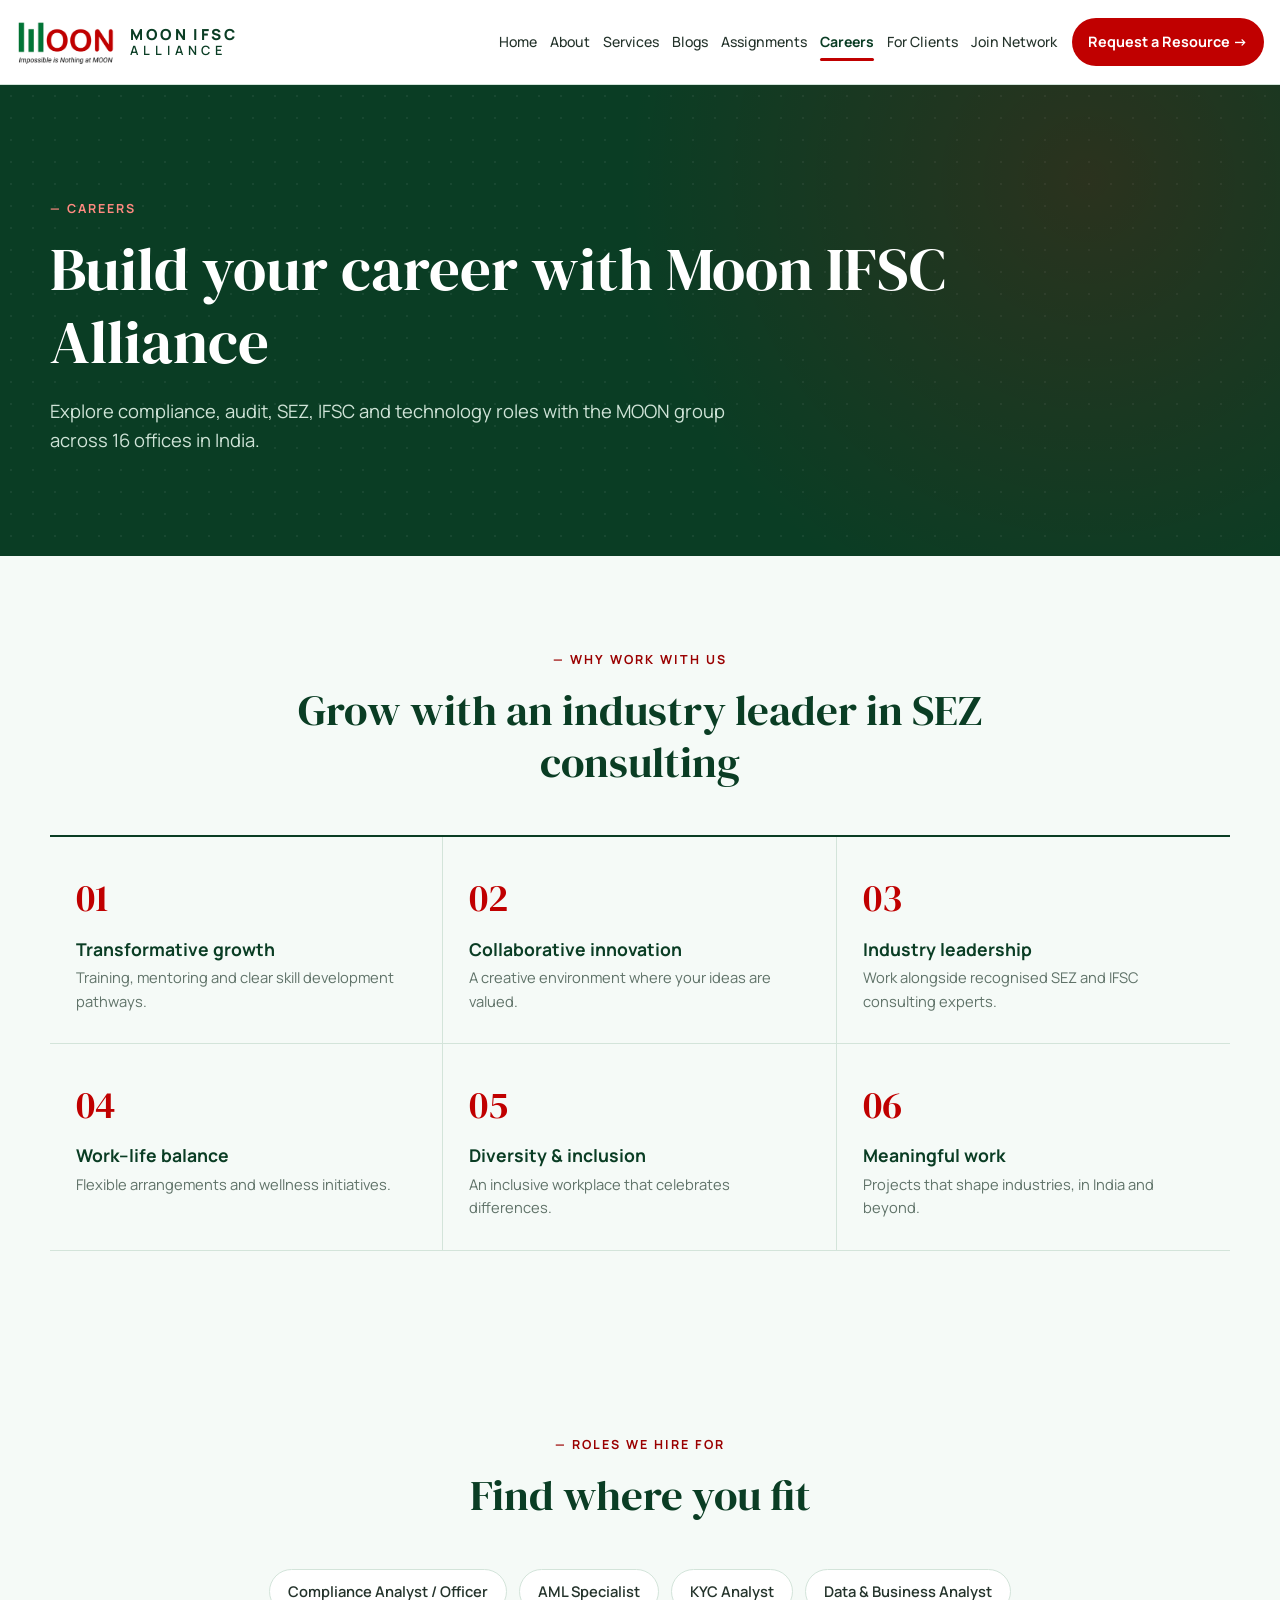
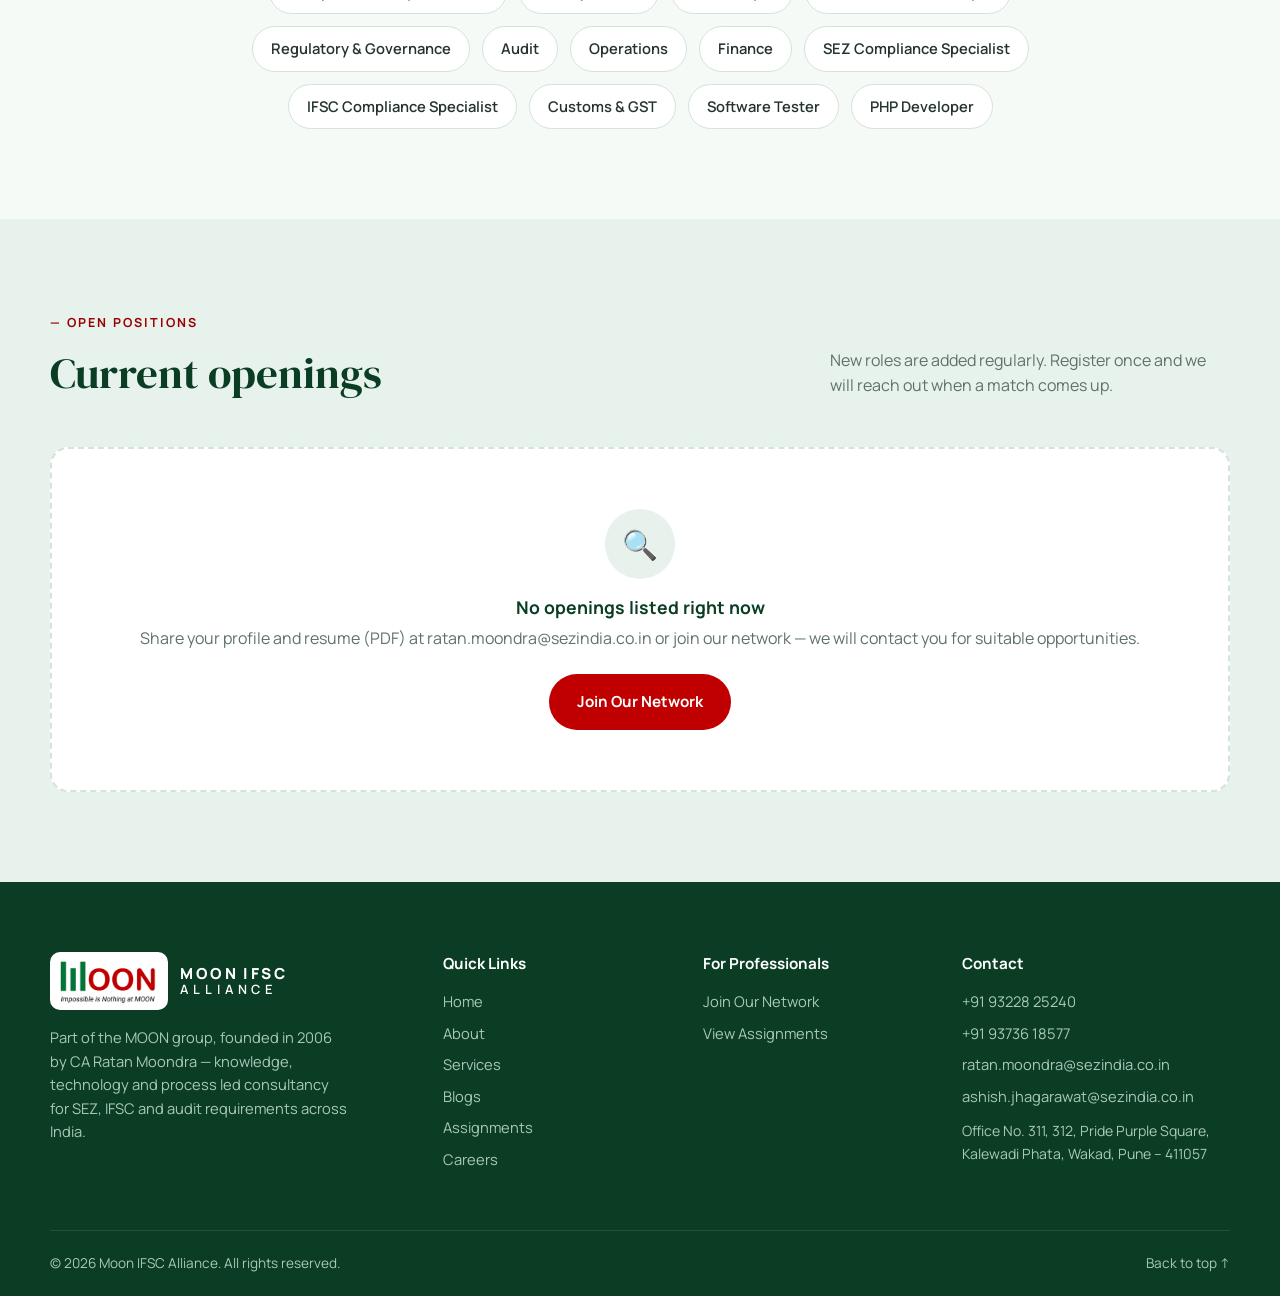
<file: careers.html>
<!DOCTYPE html>
<html lang="en">
<head>
  <meta charset="UTF-8" />
  <meta name="viewport" content="width=device-width, initial-scale=1.0" />
  <title>Careers | Moon IFSC Alliance</title>
  <link rel="preconnect" href="https://fonts.googleapis.com" />
  <link rel="preconnect" href="https://fonts.gstatic.com" crossorigin />
  <link href="https://fonts.googleapis.com/css2?family=DM+Serif+Display&family=Manrope:wght@400;500;600;700;800&display=swap" rel="stylesheet" />
  <link rel="stylesheet" href="css/common.css" />
  <link rel="stylesheet" href="css/careers.css" />
</head>
<body>

  <!-- ===== Header ===== -->
  <header class="header">
    <div class="container nav">
      <a href="index.html" class="logo">
        <img class="logo-img" src="images/moon-logo.png" alt="MOON logo" />
        <span class="logo-text"><b>MOON IFSC</b><small>ALLIANCE</small></span>
      </a>
      <input type="checkbox" id="menu-toggle" class="menu-toggle" />
      <label for="menu-toggle" class="burger" aria-label="Open menu"><span></span><span></span><span></span></label>
      <nav class="nav-links">
        <a href="index.html">Home</a>
        <a href="about.html">About</a>
        <a href="services.html">Services</a>
        <a href="blogs.html">Blogs</a>
        <a href="assignments.html">Assignments</a>
        <a href="careers.html" class="active">Careers</a>
        <a href="for-clients.html">For Clients</a>
        <a href="join-network.html">Join Network</a>
        <a href="for-clients.html" class="btn btn-accent btn-sm nav-cta">Request a Resource &rarr;</a>
      </nav>
    </div>
  </header>

  <!-- ===== Banner ===== -->
  <section class="page-hero">
    <div class="container">
      <span class="eyebrow light">Careers</span>
      <h1>Build your career with Moon IFSC Alliance</h1>
      <p>Explore compliance, audit, SEZ, IFSC and technology roles with the MOON group across 16 offices in India.</p>
    </div>
  </section>

  <!-- ===== Why join ===== -->
  <section class="section">
    <div class="container">
      <div class="section-head center">
        <span class="eyebrow">Why work with us</span>
        <h2>Grow with an industry leader in SEZ consulting</h2>
      </div>
      <div class="why-grid">
        <div class="why"><b>01</b><h3>Transformative growth</h3><p>Training, mentoring and clear skill development pathways.</p></div>
        <div class="why"><b>02</b><h3>Collaborative innovation</h3><p>A creative environment where your ideas are valued.</p></div>
        <div class="why"><b>03</b><h3>Industry leadership</h3><p>Work alongside recognised SEZ and IFSC consulting experts.</p></div>
        <div class="why"><b>04</b><h3>Work&ndash;life balance</h3><p>Flexible arrangements and wellness initiatives.</p></div>
        <div class="why"><b>05</b><h3>Diversity &amp; inclusion</h3><p>An inclusive workplace that celebrates differences.</p></div>
        <div class="why"><b>06</b><h3>Meaningful work</h3><p>Projects that shape industries, in India and beyond.</p></div>
      </div>
    </div>
  </section>

  <!-- ===== Roles ===== -->
  <section class="section">
    <div class="container">
      <div class="section-head center">
        <span class="eyebrow">Roles we hire for</span>
        <h2>Find where you fit</h2>
      </div>
      <div class="role-cloud">
        <span>Compliance Analyst / Officer</span><span>AML Specialist</span><span>KYC Analyst</span>
        <span>Data &amp; Business Analyst</span><span>Regulatory &amp; Governance</span><span>Audit</span>
        <span>Operations</span><span>Finance</span><span>SEZ Compliance Specialist</span>
        <span>IFSC Compliance Specialist</span><span>Customs &amp; GST</span><span>Software Tester</span><span>PHP Developer</span>
      </div>
    </div>
  </section>

  <!-- ===== Openings ===== -->
  <section class="section section-soft">
    <div class="container">
      <div class="section-head split">
        <div>
          <span class="eyebrow">Open positions</span>
          <h2>Current openings</h2>
        </div>
        <p>New roles are added regularly. Register once and we will reach out when a match comes up.</p>
      </div>

      <div class="empty-state">
        <div class="icon">&#128269;</div>
        <h3>No openings listed right now</h3>
        <p>Share your profile and resume (PDF) at <a href="mailto:ratan.moondra@sezindia.co.in">ratan.moondra@sezindia.co.in</a> or join our network &mdash; we will contact you for suitable opportunities.</p>
        <a href="join-network.html" class="btn btn-accent">Join Our Network</a>
      </div>
    </div>
  </section>

  <!-- ===== Footer ===== -->
  <footer class="footer">
    <div class="container footer-grid">
      <div>
        <a href="index.html" class="logo light"><img class="logo-img" src="images/moon-logo.png" alt="MOON logo" /><span class="logo-text"><b>MOON IFSC</b><small>ALLIANCE</small></span></a>
        <p>Part of the MOON group, founded in 2006 by CA Ratan Moondra &mdash; knowledge, technology and process led consultancy for SEZ, IFSC and audit requirements across India.</p>
      </div>
      <div>
        <h4>Quick Links</h4>
        <a href="index.html">Home</a><a href="about.html">About</a><a href="services.html">Services</a>
        <a href="blogs.html">Blogs</a><a href="assignments.html">Assignments</a><a href="careers.html">Careers</a>
      </div>
      <div>
        <h4>For Professionals</h4>
        <a href="join-network.html">Join Our Network</a><a href="assignments.html">View Assignments</a>
      </div>
      <div>
        <h4>Contact</h4>
        <a href="tel:+919322825240">+91 93228 25240</a>
        <a href="tel:+919373618577">+91 93736 18577</a>
        <a href="mailto:ratan.moondra@sezindia.co.in">ratan.moondra@sezindia.co.in</a>
        <a href="mailto:ashish.jhagarawat@sezindia.co.in">ashish.jhagarawat@sezindia.co.in</a>
        <p class="footer-addr">Office No. 311, 312, Pride Purple Square, Kalewadi Phata, Wakad, Pune &ndash; 411057</p>
      </div>
    </div>
    <div class="container footer-bottom">
      <span>&copy; 2026 Moon IFSC Alliance. All rights reserved.</span>
      <a href="#">Back to top &uarr;</a>
    </div>
  </footer>

</body>
</html>
</file>
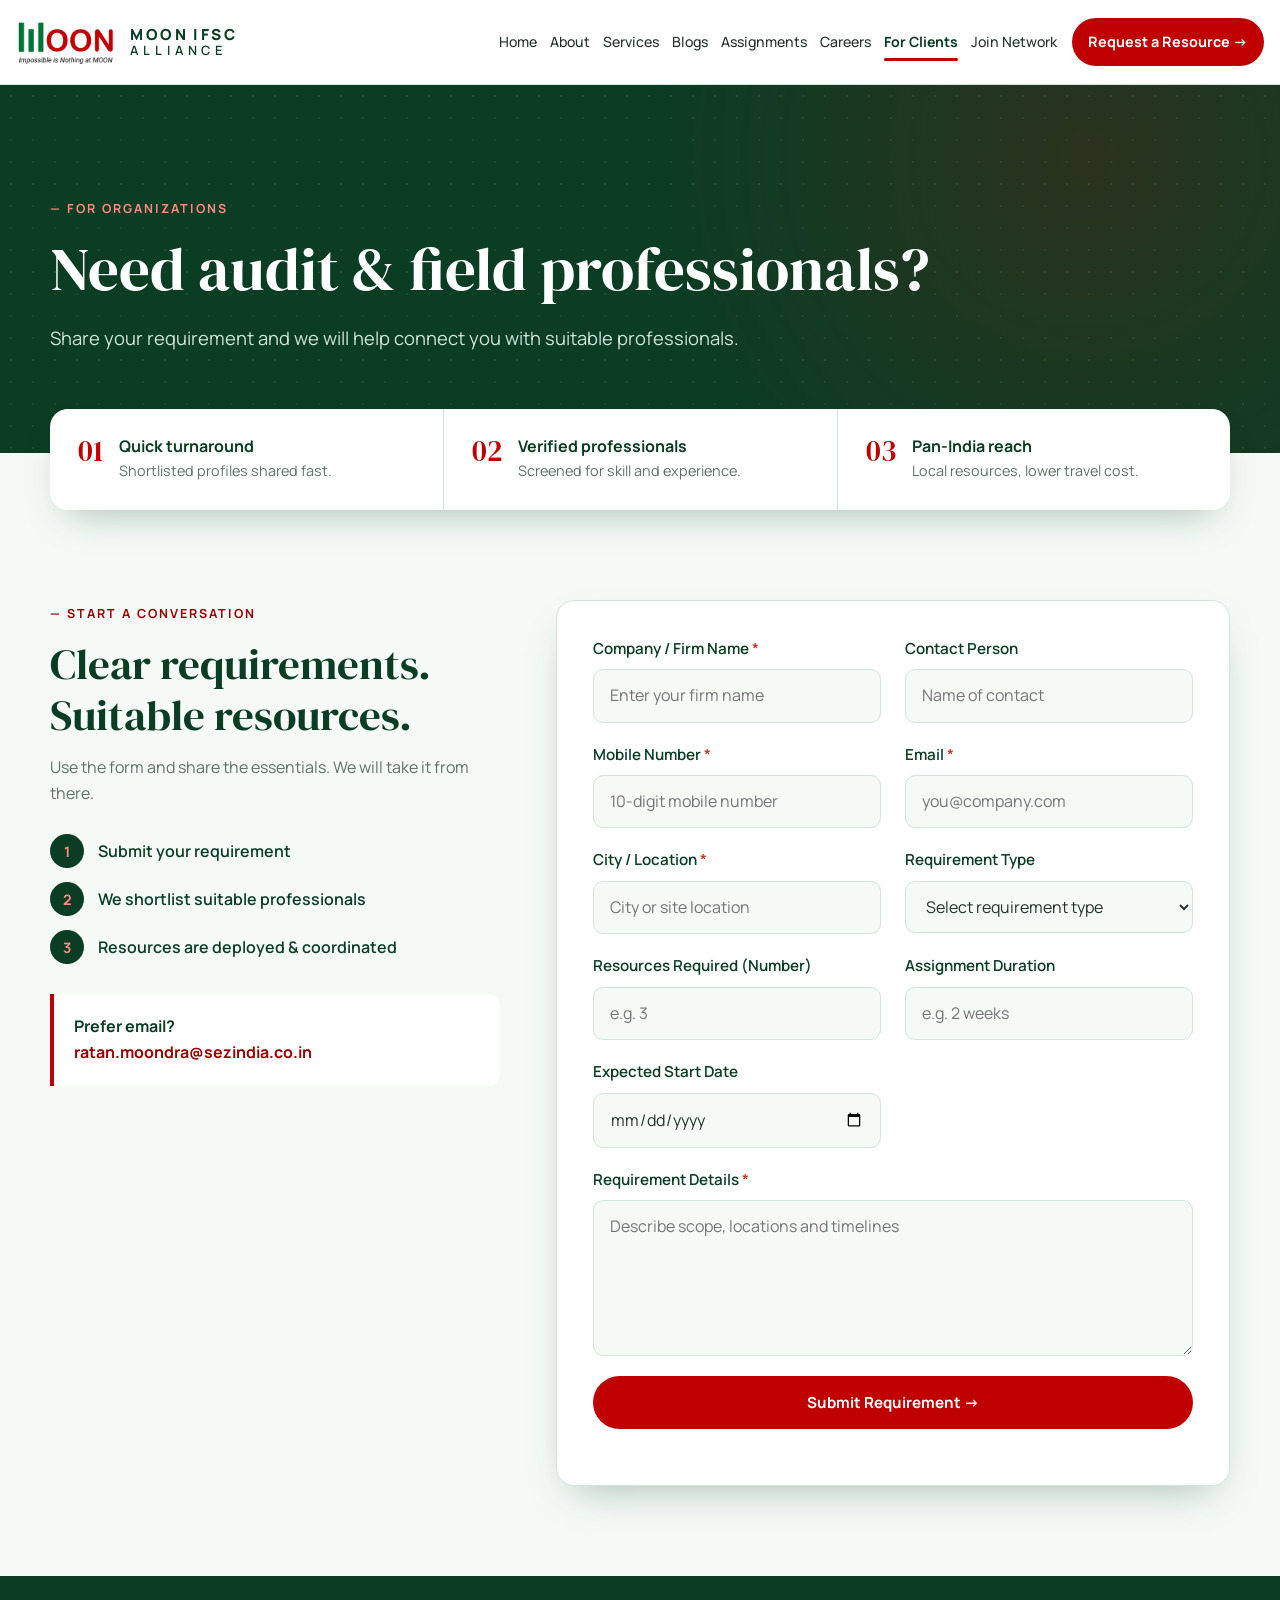
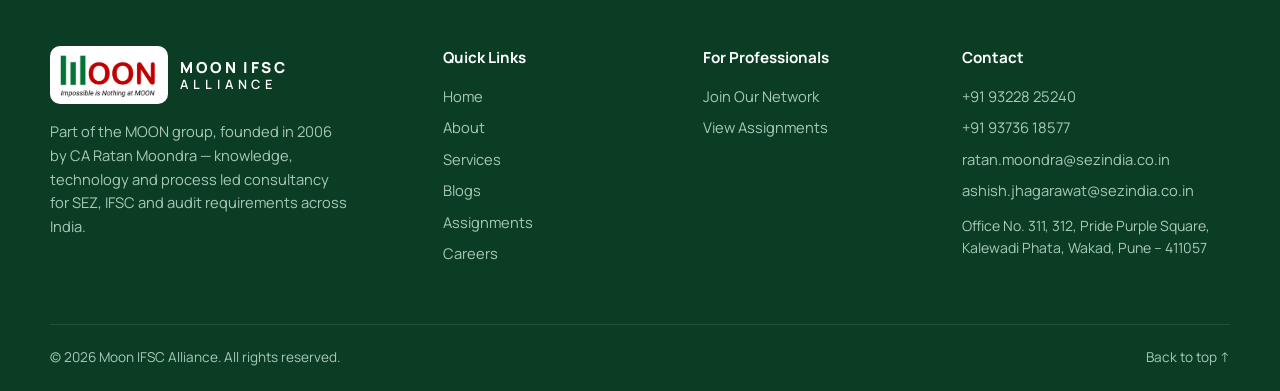
<file: for-clients.html>
<!DOCTYPE html>
<html lang="en">
<head>
  <meta charset="UTF-8" />
  <meta name="viewport" content="width=device-width, initial-scale=1.0" />
  <title>For Clients | Moon IFSC Alliance</title>
  <link rel="preconnect" href="https://fonts.googleapis.com" />
  <link rel="preconnect" href="https://fonts.gstatic.com" crossorigin />
  <link href="https://fonts.googleapis.com/css2?family=DM+Serif+Display&family=Manrope:wght@400;500;600;700;800&display=swap" rel="stylesheet" />
  <link rel="stylesheet" href="css/common.css" />
  <link rel="stylesheet" href="css/for-clients.css" />
</head>
<body>

  <!-- ===== Header ===== -->
  <header class="header">
    <div class="container nav">
      <a href="index.html" class="logo">
        <img class="logo-img" src="images/moon-logo.png" alt="MOON logo" />
        <span class="logo-text"><b>MOON IFSC</b><small>ALLIANCE</small></span>
      </a>
      <input type="checkbox" id="menu-toggle" class="menu-toggle" />
      <label for="menu-toggle" class="burger" aria-label="Open menu"><span></span><span></span><span></span></label>
      <nav class="nav-links">
        <a href="index.html">Home</a>
        <a href="about.html">About</a>
        <a href="services.html">Services</a>
        <a href="blogs.html">Blogs</a>
        <a href="assignments.html">Assignments</a>
        <a href="careers.html">Careers</a>
        <a href="for-clients.html" class="active">For Clients</a>
        <a href="join-network.html">Join Network</a>
        <a href="for-clients.html" class="btn btn-accent btn-sm nav-cta">Request a Resource &rarr;</a>
      </nav>
    </div>
  </header>

  <!-- ===== Banner ===== -->
  <section class="page-hero">
    <div class="container">
      <span class="eyebrow light">For organizations</span>
      <h1>Need audit &amp; field professionals?</h1>
      <p>Share your requirement and we will help connect you with suitable professionals.</p>
    </div>
  </section>

  <!-- ===== Benefits strip ===== -->
  <section class="benefits">
    <div class="container benefit-grid">
      <div class="benefit"><span>01</span><div><h3>Quick turnaround</h3><p>Shortlisted profiles shared fast.</p></div></div>
      <div class="benefit"><span>02</span><div><h3>Verified professionals</h3><p>Screened for skill and experience.</p></div></div>
      <div class="benefit"><span>03</span><div><h3>Pan-India reach</h3><p>Local resources, lower travel cost.</p></div></div>
    </div>
  </section>

  <!-- ===== Request form ===== -->
  <section class="section">
    <div class="container form-wrap">
      <div class="form-intro">
        <span class="eyebrow">Start a conversation</span>
        <h2>Clear requirements.<br />Suitable resources.</h2>
        <p>Use the form and share the essentials. We will take it from there.</p>
        <ul class="steps-mini">
          <li><b>1</b> Submit your requirement</li>
          <li><b>2</b> We shortlist suitable professionals</li>
          <li><b>3</b> Resources are deployed &amp; coordinated</li>
        </ul>
        <div class="contact-mini"><b>Prefer email?</b><a href="mailto:ratan.moondra@sezindia.co.in">ratan.moondra@sezindia.co.in</a></div>
      </div>

      <form class="form" onsubmit="event.preventDefault(); this.querySelector('.form-note').textContent='Thank you! Your requirement has been submitted.'; this.reset();">
        <div class="field"><label>Company / Firm Name <span class="req">*</span></label><input type="text" placeholder="Enter your firm name" required /></div>
        <div class="field"><label>Contact Person</label><input type="text" placeholder="Name of contact" /></div>
        <div class="field"><label>Mobile Number <span class="req">*</span></label><input type="tel" placeholder="10-digit mobile number" required /></div>
        <div class="field"><label>Email <span class="req">*</span></label><input type="email" placeholder="you@company.com" required /></div>
        <div class="field"><label>City / Location <span class="req">*</span></label><input type="text" placeholder="City or site location" required /></div>
        <div class="field">
          <label>Requirement Type</label>
          <select>
            <option value="">Select requirement type</option>
            <option>Stock Audit</option><option>Bank Audit</option><option>Revenue Audit</option>
            <option>Channel Finance</option><option>Physical Verification</option><option>Site Visit &amp; Inspection</option>
            <option>Mystery Audit</option><option>Asset Tagging</option><option>Fixed Asset Verification</option>
            <option>Data Collection &amp; Verification</option><option>Short-Term Assignments</option><option>Finance &amp; Accounting Support</option>
          </select>
        </div>
        <div class="field"><label>Resources Required (Number)</label><input type="number" min="1" placeholder="e.g. 3" /></div>
        <div class="field"><label>Assignment Duration</label><input type="text" placeholder="e.g. 2 weeks" /></div>
        <div class="field"><label>Expected Start Date</label><input type="date" /></div>
        <div class="field full"><label>Requirement Details <span class="req">*</span></label><textarea rows="5" placeholder="Describe scope, locations and timelines" required></textarea></div>
        <div class="field full">
          <button type="submit" class="btn btn-accent btn-block">Submit Requirement &rarr;</button>
          <p class="form-note"></p>
        </div>
      </form>
    </div>
  </section>

  <!-- ===== Footer ===== -->
  <footer class="footer">
    <div class="container footer-grid">
      <div>
        <a href="index.html" class="logo light"><img class="logo-img" src="images/moon-logo.png" alt="MOON logo" /><span class="logo-text"><b>MOON IFSC</b><small>ALLIANCE</small></span></a>
        <p>Part of the MOON group, founded in 2006 by CA Ratan Moondra &mdash; knowledge, technology and process led consultancy for SEZ, IFSC and audit requirements across India.</p>
      </div>
      <div>
        <h4>Quick Links</h4>
        <a href="index.html">Home</a><a href="about.html">About</a><a href="services.html">Services</a>
        <a href="blogs.html">Blogs</a><a href="assignments.html">Assignments</a><a href="careers.html">Careers</a>
      </div>
      <div>
        <h4>For Professionals</h4>
        <a href="join-network.html">Join Our Network</a><a href="assignments.html">View Assignments</a>
      </div>
      <div>
        <h4>Contact</h4>
        <a href="tel:+919322825240">+91 93228 25240</a>
        <a href="tel:+919373618577">+91 93736 18577</a>
        <a href="mailto:ratan.moondra@sezindia.co.in">ratan.moondra@sezindia.co.in</a>
        <a href="mailto:ashish.jhagarawat@sezindia.co.in">ashish.jhagarawat@sezindia.co.in</a>
        <p class="footer-addr">Office No. 311, 312, Pride Purple Square, Kalewadi Phata, Wakad, Pune &ndash; 411057</p>
      </div>
    </div>
    <div class="container footer-bottom">
      <span>&copy; 2026 Moon IFSC Alliance. All rights reserved.</span>
      <a href="#">Back to top &uarr;</a>
    </div>
  </footer>

</body>
</html>
</file>
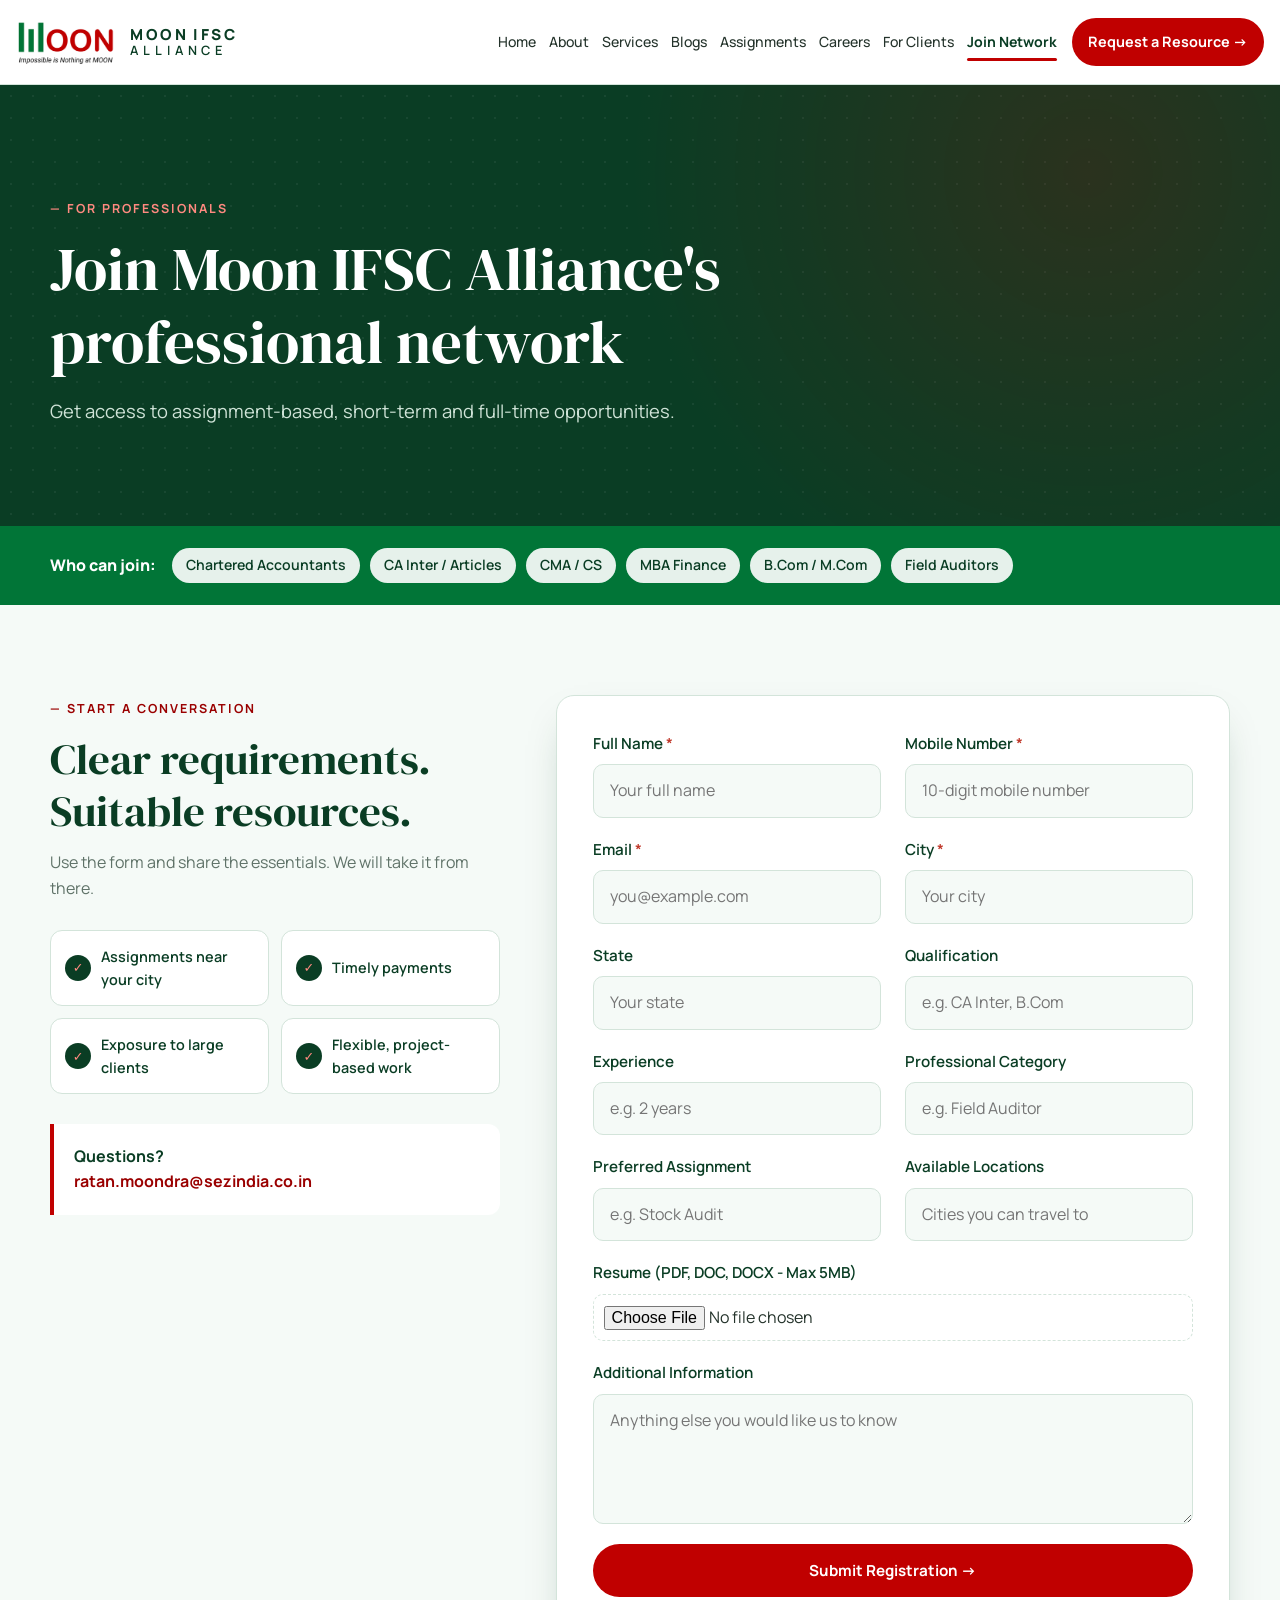
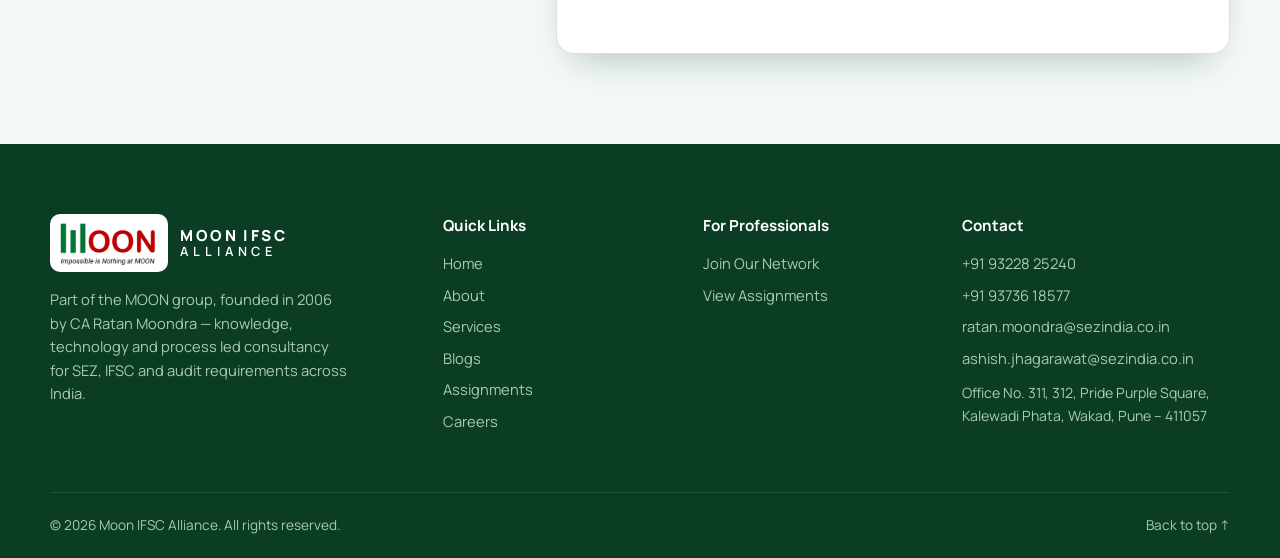
<file: join-network.html>
<!DOCTYPE html>
<html lang="en">
<head>
  <meta charset="UTF-8" />
  <meta name="viewport" content="width=device-width, initial-scale=1.0" />
  <title>Join Network | Moon IFSC Alliance</title>
  <link rel="preconnect" href="https://fonts.googleapis.com" />
  <link rel="preconnect" href="https://fonts.gstatic.com" crossorigin />
  <link href="https://fonts.googleapis.com/css2?family=DM+Serif+Display&family=Manrope:wght@400;500;600;700;800&display=swap" rel="stylesheet" />
  <link rel="stylesheet" href="css/common.css" />
  <link rel="stylesheet" href="css/join-network.css" />
</head>
<body>

  <!-- ===== Header ===== -->
  <header class="header">
    <div class="container nav">
      <a href="index.html" class="logo">
        <img class="logo-img" src="images/moon-logo.png" alt="MOON logo" />
        <span class="logo-text"><b>MOON IFSC</b><small>ALLIANCE</small></span>
      </a>
      <input type="checkbox" id="menu-toggle" class="menu-toggle" />
      <label for="menu-toggle" class="burger" aria-label="Open menu"><span></span><span></span><span></span></label>
      <nav class="nav-links">
        <a href="index.html">Home</a>
        <a href="about.html">About</a>
        <a href="services.html">Services</a>
        <a href="blogs.html">Blogs</a>
        <a href="assignments.html">Assignments</a>
        <a href="careers.html">Careers</a>
        <a href="for-clients.html">For Clients</a>
        <a href="join-network.html" class="active">Join Network</a>
        <a href="for-clients.html" class="btn btn-accent btn-sm nav-cta">Request a Resource &rarr;</a>
      </nav>
    </div>
  </header>

  <!-- ===== Banner ===== -->
  <section class="page-hero">
    <div class="container">
      <span class="eyebrow light">For professionals</span>
      <h1>Join Moon IFSC Alliance's professional network</h1>
      <p>Get access to assignment-based, short-term and full-time opportunities.</p>
    </div>
  </section>

  <!-- ===== Who can join ===== -->
  <section class="who-join">
    <div class="container who-grid">
      <span class="who-label">Who can join:</span>
      <span class="who-pill">Chartered Accountants</span>
      <span class="who-pill">CA Inter / Articles</span>
      <span class="who-pill">CMA / CS</span>
      <span class="who-pill">MBA Finance</span>
      <span class="who-pill">B.Com / M.Com</span>
      <span class="who-pill">Field Auditors</span>
    </div>
  </section>

  <!-- ===== Registration form ===== -->
  <section class="section">
    <div class="container form-wrap">
      <div class="form-intro">
        <span class="eyebrow">Start a conversation</span>
        <h2>Clear requirements.<br />Suitable resources.</h2>
        <p>Use the form and share the essentials. We will take it from there.</p>
        <div class="perks">
          <div class="perk"><b>&#10003;</b><span>Assignments near your city</span></div>
          <div class="perk"><b>&#10003;</b><span>Timely payments</span></div>
          <div class="perk"><b>&#10003;</b><span>Exposure to large clients</span></div>
          <div class="perk"><b>&#10003;</b><span>Flexible, project-based work</span></div>
        </div>
        <div class="contact-mini"><b>Questions?</b><a href="mailto:ratan.moondra@sezindia.co.in">ratan.moondra@sezindia.co.in</a></div>
      </div>

      <form class="form" onsubmit="event.preventDefault(); this.querySelector('.form-note').textContent='Thank you! Your registration has been submitted.'; this.reset();">
        <div class="field"><label>Full Name <span class="req">*</span></label><input type="text" placeholder="Your full name" required /></div>
        <div class="field"><label>Mobile Number <span class="req">*</span></label><input type="tel" placeholder="10-digit mobile number" required /></div>
        <div class="field"><label>Email <span class="req">*</span></label><input type="email" placeholder="you@example.com" required /></div>
        <div class="field"><label>City <span class="req">*</span></label><input type="text" placeholder="Your city" required /></div>
        <div class="field"><label>State</label><input type="text" placeholder="Your state" /></div>
        <div class="field"><label>Qualification</label><input type="text" placeholder="e.g. CA Inter, B.Com" /></div>
        <div class="field"><label>Experience</label><input type="text" placeholder="e.g. 2 years" /></div>
        <div class="field"><label>Professional Category</label><input type="text" placeholder="e.g. Field Auditor" /></div>
        <div class="field"><label>Preferred Assignment</label><input type="text" placeholder="e.g. Stock Audit" /></div>
        <div class="field"><label>Available Locations</label><input type="text" placeholder="Cities you can travel to" /></div>
        <div class="field full"><label>Resume (PDF, DOC, DOCX - Max 5MB)</label><input type="file" accept=".pdf,.doc,.docx" /></div>
        <div class="field full"><label>Additional Information</label><textarea rows="4" placeholder="Anything else you would like us to know"></textarea></div>
        <div class="field full">
          <button type="submit" class="btn btn-accent btn-block">Submit Registration &rarr;</button>
          <p class="form-note"></p>
        </div>
      </form>
    </div>
  </section>

  <!-- ===== Footer ===== -->
  <footer class="footer">
    <div class="container footer-grid">
      <div>
        <a href="index.html" class="logo light"><img class="logo-img" src="images/moon-logo.png" alt="MOON logo" /><span class="logo-text"><b>MOON IFSC</b><small>ALLIANCE</small></span></a>
        <p>Part of the MOON group, founded in 2006 by CA Ratan Moondra &mdash; knowledge, technology and process led consultancy for SEZ, IFSC and audit requirements across India.</p>
      </div>
      <div>
        <h4>Quick Links</h4>
        <a href="index.html">Home</a><a href="about.html">About</a><a href="services.html">Services</a>
        <a href="blogs.html">Blogs</a><a href="assignments.html">Assignments</a><a href="careers.html">Careers</a>
      </div>
      <div>
        <h4>For Professionals</h4>
        <a href="join-network.html">Join Our Network</a><a href="assignments.html">View Assignments</a>
      </div>
      <div>
        <h4>Contact</h4>
        <a href="tel:+919322825240">+91 93228 25240</a>
        <a href="tel:+919373618577">+91 93736 18577</a>
        <a href="mailto:ratan.moondra@sezindia.co.in">ratan.moondra@sezindia.co.in</a>
        <a href="mailto:ashish.jhagarawat@sezindia.co.in">ashish.jhagarawat@sezindia.co.in</a>
        <p class="footer-addr">Office No. 311, 312, Pride Purple Square, Kalewadi Phata, Wakad, Pune &ndash; 411057</p>
      </div>
    </div>
    <div class="container footer-bottom">
      <span>&copy; 2026 Moon IFSC Alliance. All rights reserved.</span>
      <a href="#">Back to top &uarr;</a>
    </div>
  </footer>

</body>
</html>
</file>
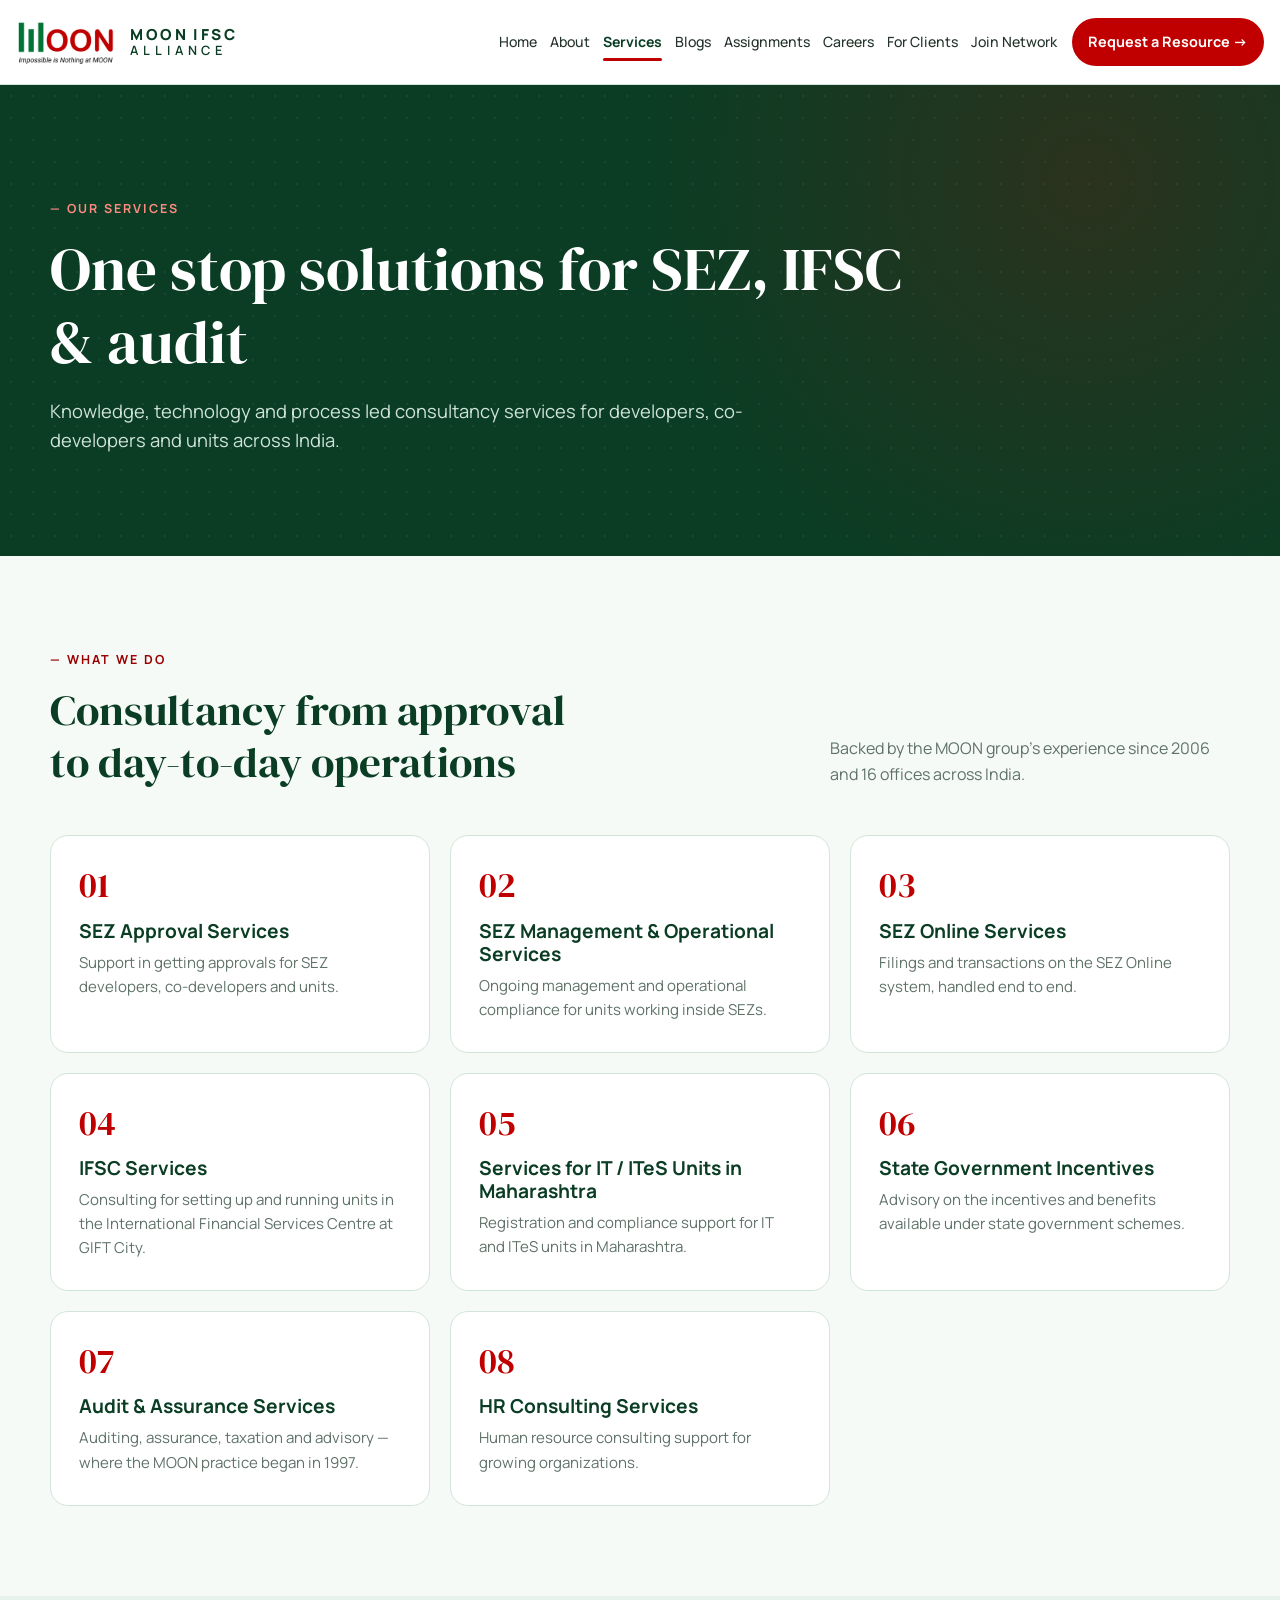
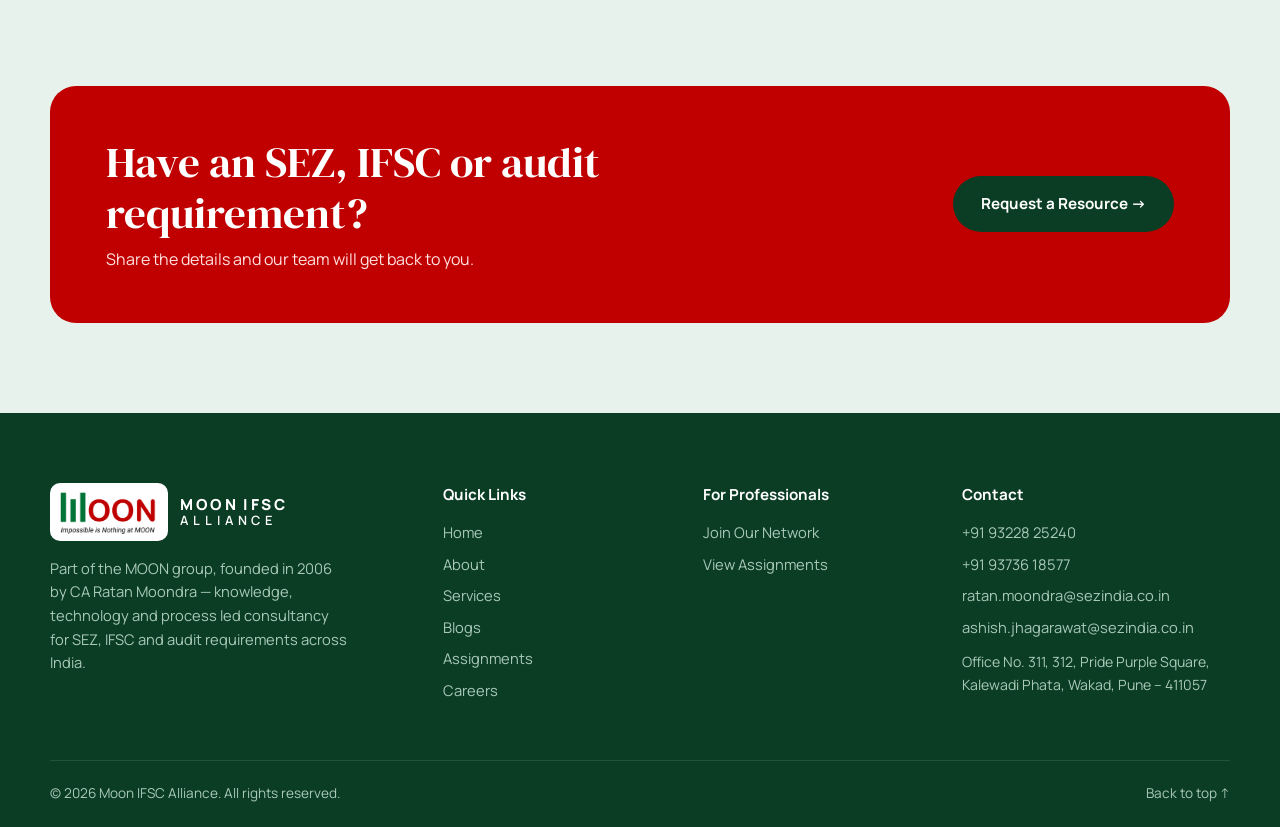
<file: services.html>
<!DOCTYPE html>
<html lang="en">
<head>
  <meta charset="UTF-8" />
  <meta name="viewport" content="width=device-width, initial-scale=1.0" />
  <title>Services | Moon IFSC Alliance</title>
  <link rel="preconnect" href="https://fonts.googleapis.com" />
  <link rel="preconnect" href="https://fonts.gstatic.com" crossorigin />
  <link href="https://fonts.googleapis.com/css2?family=DM+Serif+Display&family=Manrope:wght@400;500;600;700;800&display=swap" rel="stylesheet" />
  <link rel="stylesheet" href="css/common.css" />
  <link rel="stylesheet" href="css/services.css" />
</head>
<body>

  <!-- ===== Header ===== -->
  <header class="header">
    <div class="container nav">
      <a href="index.html" class="logo">
        <img class="logo-img" src="images/moon-logo.png" alt="MOON logo" />
        <span class="logo-text"><b>MOON IFSC</b><small>ALLIANCE</small></span>
      </a>
      <input type="checkbox" id="menu-toggle" class="menu-toggle" />
      <label for="menu-toggle" class="burger" aria-label="Open menu"><span></span><span></span><span></span></label>
      <nav class="nav-links">
        <a href="index.html">Home</a>
        <a href="about.html">About</a>
        <a href="services.html" class="active">Services</a>
        <a href="blogs.html">Blogs</a>
        <a href="assignments.html">Assignments</a>
        <a href="careers.html">Careers</a>
        <a href="for-clients.html">For Clients</a>
        <a href="join-network.html">Join Network</a>
        <a href="for-clients.html" class="btn btn-accent btn-sm nav-cta">Request a Resource &rarr;</a>
      </nav>
    </div>
  </header>

  <!-- ===== Banner ===== -->
  <section class="page-hero">
    <div class="container">
      <span class="eyebrow light">Our services</span>
      <h1>One stop solutions for SEZ, IFSC &amp; audit</h1>
      <p>Knowledge, technology and process led consultancy services for developers, co-developers and units across India.</p>
    </div>
  </section>

  <!-- ===== What we do ===== -->
  <section class="section">
    <div class="container">
      <div class="section-head split">
        <div>
          <span class="eyebrow">What we do</span>
          <h2>Consultancy from approval to day-to-day operations</h2>
        </div>
        <p>Backed by the MOON group&rsquo;s experience since 2006 and 16 offices across India.</p>
      </div>

      <div class="service-list">
        <article class="svc"><span class="svc-no">01</span><h3>SEZ Approval Services</h3><p>Support in getting approvals for SEZ developers, co-developers and units.</p></article>
        <article class="svc"><span class="svc-no">02</span><h3>SEZ Management &amp; Operational Services</h3><p>Ongoing management and operational compliance for units working inside SEZs.</p></article>
        <article class="svc"><span class="svc-no">03</span><h3>SEZ Online Services</h3><p>Filings and transactions on the SEZ Online system, handled end to end.</p></article>
        <article class="svc"><span class="svc-no">04</span><h3>IFSC Services</h3><p>Consulting for setting up and running units in the International Financial Services Centre at GIFT City.</p></article>
        <article class="svc"><span class="svc-no">05</span><h3>Services for IT / ITeS Units in Maharashtra</h3><p>Registration and compliance support for IT and ITeS units in Maharashtra.</p></article>
        <article class="svc"><span class="svc-no">06</span><h3>State Government Incentives</h3><p>Advisory on the incentives and benefits available under state government schemes.</p></article>
        <article class="svc"><span class="svc-no">07</span><h3>Audit &amp; Assurance Services</h3><p>Auditing, assurance, taxation and advisory &mdash; where the MOON practice began in 1997.</p></article>
        <article class="svc"><span class="svc-no">08</span><h3>HR Consulting Services</h3><p>Human resource consulting support for growing organizations.</p></article>
      </div>
    </div>
  </section>

  <!-- ===== CTA ===== -->
  <section class="section section-soft">
    <div class="container">
      <div class="cta-band">
        <div>
          <h2>Have an SEZ, IFSC or audit requirement?</h2>
          <p>Share the details and our team will get back to you.</p>
        </div>
        <a href="for-clients.html" class="btn btn-dark">Request a Resource &rarr;</a>
      </div>
    </div>
  </section>

  <!-- ===== Footer ===== -->
  <footer class="footer">
    <div class="container footer-grid">
      <div>
        <a href="index.html" class="logo light"><img class="logo-img" src="images/moon-logo.png" alt="MOON logo" /><span class="logo-text"><b>MOON IFSC</b><small>ALLIANCE</small></span></a>
        <p>Part of the MOON group, founded in 2006 by CA Ratan Moondra &mdash; knowledge, technology and process led consultancy for SEZ, IFSC and audit requirements across India.</p>
      </div>
      <div>
        <h4>Quick Links</h4>
        <a href="index.html">Home</a><a href="about.html">About</a><a href="services.html">Services</a>
        <a href="blogs.html">Blogs</a><a href="assignments.html">Assignments</a><a href="careers.html">Careers</a>
      </div>
      <div>
        <h4>For Professionals</h4>
        <a href="join-network.html">Join Our Network</a><a href="assignments.html">View Assignments</a>
      </div>
      <div>
        <h4>Contact</h4>
        <a href="tel:+919322825240">+91 93228 25240</a>
        <a href="tel:+919373618577">+91 93736 18577</a>
        <a href="mailto:ratan.moondra@sezindia.co.in">ratan.moondra@sezindia.co.in</a>
        <a href="mailto:ashish.jhagarawat@sezindia.co.in">ashish.jhagarawat@sezindia.co.in</a>
        <p class="footer-addr">Office No. 311, 312, Pride Purple Square, Kalewadi Phata, Wakad, Pune &ndash; 411057</p>
      </div>
    </div>
    <div class="container footer-bottom">
      <span>&copy; 2026 Moon IFSC Alliance. All rights reserved.</span>
      <a href="#">Back to top &uarr;</a>
    </div>
  </footer>

</body>
</html>
</file>
<file: css/common.css>
/* =====================================================
   COMMON STYLES — used by every page
   (theme, header, footer, buttons, page banner, forms)
   ===================================================== */
:root {
  --ink: #0a3d24;          /* deep MOON green */
  --ink-2: #0f5534;
  --cream: #f5faf7;
  --soft: #e6f2eb;
  --white: #ffffff;
  --accent: #c00000;       /* MOON red */
  --accent-dark: #9a0000;
  --accent-light: #ff8a80; /* red for use on dark green */
  --brand-green: #017537;  /* MOON green */
  --text: #24332b;
  --muted: #5f7268;
  --line: #d3e4da;
  --radius: 18px;
  --shadow: 0 18px 40px -18px rgba(10, 61, 36, .35);
}

* { margin: 0; padding: 0; box-sizing: border-box; }
html { scroll-behavior: smooth; }
body {
  font-family: "Manrope", system-ui, sans-serif;
  color: var(--text);
  background: var(--cream);
  line-height: 1.6;
}
a { color: inherit; text-decoration: none; }
h1, h2, h3 { color: var(--ink); line-height: 1.2; }
h1, h2 { font-family: "DM Serif Display", Georgia, serif; font-weight: 400; }
h2 { font-size: clamp(1.9rem, 3.5vw, 2.7rem); }
h3 { font-size: 1.1rem; font-weight: 700; }

.container { width: min(1180px, 100% - 32px); margin-inline: auto; }
.section { padding: 90px 0; }
.section-soft { background: var(--soft); }

/* ---------- Shared bits ---------- */
.eyebrow {
  display: inline-block;
  font-size: .78rem; font-weight: 700;
  letter-spacing: .16em; text-transform: uppercase;
  color: var(--accent-dark);
  margin-bottom: 14px;
}
.eyebrow::before { content: "— "; }
.eyebrow.light { color: var(--accent-light); }

.btn {
  display: inline-flex; align-items: center; justify-content: center; gap: 8px;
  padding: 14px 26px; border-radius: 999px;
  font-family: inherit; font-weight: 700; font-size: .95rem;
  border: 2px solid transparent; cursor: pointer;
  transition: transform .2s, background .2s, color .2s;
}
.btn:hover { transform: translateY(-2px); }
.btn-sm { padding: 10px 20px; font-size: .9rem; }
.btn-accent { background: var(--accent); color: var(--white); }
.btn-accent:hover { background: var(--accent-dark); }
.btn-ghost { border-color: var(--ink); color: var(--ink); }
.btn-ghost:hover { background: var(--ink); color: var(--white); }
.btn-outline-light { border-color: rgba(255,255,255,.5); color: var(--white); }
.btn-outline-light:hover { background: var(--white); color: var(--ink); }
.btn-dark { background: var(--ink); color: var(--white); }
.btn-block { width: 100%; }

.link-arrow { font-weight: 700; color: var(--ink); border-bottom: 2px solid var(--accent); padding-bottom: 2px; }
.link-arrow.light { color: var(--white); }

.section-head { margin-bottom: 48px; }
.section-head.center { text-align: center; max-width: 720px; margin-inline: auto; }
.section-head.split { display: flex; justify-content: space-between; align-items: flex-end; gap: 32px; }
.section-head.split h2 { max-width: 560px; }
.section-head.split > p { max-width: 400px; color: var(--muted); }

/* ---------- Header ---------- */
.header {
  position: sticky; top: 0; z-index: 50;
  background: rgba(255, 255, 255, .95);
  backdrop-filter: blur(10px);
  border-bottom: 1px solid var(--line);
}
.nav { display: flex; align-items: center; justify-content: space-between; height: 84px; gap: 20px; width: min(1320px, 100% - 32px); }
.logo { display: flex; align-items: center; gap: 12px; flex-shrink: 0; }
.logo-mark {
  width: 50px; height: 50px; border-radius: 14px 14px 14px 3px;
  background: var(--ink); color: var(--accent-light);
  display: grid; place-items: center; font-weight: 800; font-size: 1.05rem;
}
.logo-text { display: flex; flex-direction: column; line-height: 1.15; color: var(--ink); }
.logo-text b { font-size: .95rem; letter-spacing: .16em; font-weight: 800; }
.logo-text small { font-size: .8rem; letter-spacing: .38em; font-weight: 600; }
.logo.light .logo-text { color: var(--white); }
.logo.light .logo-mark { background: var(--accent); color: var(--white); }
.logo-img { height: 50px; width: auto; display: block; }
.logo.light .logo-img { background: var(--white); border-radius: 10px; padding: 4px 8px; box-sizing: content-box; }

.nav-links { display: flex; align-items: center; gap: 18px; font-weight: 500; font-size: .95rem; }
.nav-links a { white-space: nowrap; }
.nav-links a:not(.btn) { color: var(--text); position: relative; padding: 4px 0; }
.nav-links a:not(.btn):hover { color: var(--accent-dark); }
.nav-links a.active { color: var(--ink); font-weight: 700; }
.nav-links a.active::after {
  content: ""; position: absolute; left: 0; right: 0; bottom: -4px;
  height: 3px; border-radius: 3px; background: var(--accent);
}
.nav-cta { margin-left: 6px; padding: 12px 20px; }
.menu-toggle, .burger { display: none; }

/* ---------- Inner page banner ---------- */
.page-hero {
  background: var(--ink);
  background-image:
    radial-gradient(circle at 85% 20%, rgba(192, 0, 0, .18), transparent 40%),
    radial-gradient(rgba(255, 255, 255, .06) 1.2px, transparent 1.2px);
  background-size: auto, 22px 22px;
  padding: 110px 0 100px;
  color: #cfe3d7;
}
.page-hero h1 { color: var(--white); font-size: clamp(2.3rem, 5vw, 3.8rem); max-width: 900px; margin-bottom: 18px; }
.page-hero p { font-size: 1.15rem; max-width: 700px; }

/* ---------- Forms (For Clients / Join Network / Home) ---------- */
.form-wrap { display: grid; grid-template-columns: .8fr 1.2fr; gap: 56px; align-items: start; }
.form-intro h2 { margin-bottom: 14px; }
.form-intro p { color: var(--muted); }
.contact-mini {
  margin-top: 30px; padding: 20px; border-left: 4px solid var(--accent);
  background: var(--white); border-radius: 0 12px 12px 0;
}
.contact-mini b { display: block; color: var(--ink); }
.contact-mini a { color: var(--accent-dark); font-weight: 700; word-break: break-all; }

.form {
  background: var(--white); border-radius: var(--radius); padding: 36px;
  border: 1px solid var(--line); box-shadow: var(--shadow);
  display: grid; grid-template-columns: 1fr 1fr; gap: 20px 24px;
}
.field { display: flex; flex-direction: column; gap: 8px; }
.field.full { grid-column: 1 / -1; }
.field label { font-size: .95rem; font-weight: 600; color: var(--ink); }
.field label .req { color: #c0392b; }
.field input, .field select, .field textarea {
  font: inherit; padding: 13px 16px; border: 1.5px solid var(--line);
  border-radius: 10px; background: var(--cream); color: var(--text); width: 100%;
}
.field input[type="file"] { padding: 10px; background: var(--white); border-style: dashed; cursor: pointer; }
.field input:focus, .field select:focus, .field textarea:focus {
  outline: none; border-color: var(--accent); background: var(--white);
  box-shadow: 0 0 0 4px rgba(192, 0, 0, .15);
}
.form-note { text-align: center; margin-top: 12px; color: #2f9b64; font-weight: 700; }

/* ---------- Empty state (assignments / careers) ---------- */
.empty-state {
  text-align: center; padding: 60px 24px; background: var(--white);
  border: 2px dashed var(--line); border-radius: var(--radius);
}
.empty-state .icon {
  width: 70px; height: 70px; margin: 0 auto 18px; border-radius: 50%;
  display: grid; place-items: center; background: var(--soft); font-size: 1.8rem;
}
.empty-state h3 { margin-bottom: 8px; }
.empty-state p { color: var(--muted); margin-bottom: 22px; }

/* ---------- CTA band ---------- */
.cta-band {
  background: var(--accent); border-radius: 26px; padding: 50px 56px;
  display: flex; justify-content: space-between; align-items: center; gap: 30px;
}
.cta-band h2 { max-width: 620px; color: var(--white); }
.cta-band p { color: #ffe1e1; margin-top: 8px; }

/* ---------- Footer ---------- */
.footer { background: var(--ink); color: #a9c9b7; padding: 70px 0 0; }
.footer-grid { display: grid; grid-template-columns: 1.6fr 1fr 1fr 1.2fr; gap: 36px; padding-bottom: 50px; }
.footer-grid p { margin-top: 16px; max-width: 300px; font-size: .92rem; }
.footer h4 { color: var(--white); margin-bottom: 14px; font-size: .95rem; }
.footer-grid a:not(.logo) { display: block; margin-bottom: 8px; font-size: .92rem; word-break: break-all; }
.footer-grid a:not(.logo):hover { color: var(--accent-light); }
.footer-grid .footer-addr { margin-top: 12px; font-size: .88rem; line-height: 1.6; }
.footer-bottom {
  display: flex; justify-content: space-between; gap: 10px;
  border-top: 1px solid rgba(255, 255, 255, .1); padding: 22px 0; font-size: .85rem;
}

/* ---------- Responsive ---------- */
@media (min-width: 1181px) and (max-width: 1400px) {
  .nav { gap: 14px; }
  .nav-links { gap: 13px; font-size: .88rem; }
  .nav-cta { margin-left: 2px; padding: 10px 14px; }
}

@media (max-width: 1180px) {
  .burger { display: flex; flex-direction: column; gap: 5px; cursor: pointer; padding: 8px; }
  .burger span { width: 26px; height: 2px; background: var(--ink); border-radius: 2px; }
  .nav-links {
    position: absolute; top: 84px; left: 0; right: 0;
    flex-direction: column; align-items: stretch; gap: 0;
    background: var(--white); border-bottom: 1px solid var(--line);
    max-height: 0; overflow: hidden; transition: max-height .35s;
  }
  .nav-links a:not(.btn) { padding: 14px 16px; border-top: 1px solid var(--line); }
  .nav-links a.active::after { display: none; }
  .nav-links a.active { background: var(--soft); }
  .nav-cta { margin: 14px 16px; }
  .menu-toggle:checked ~ .nav-links { max-height: 640px; }
}

@media (max-width: 900px) {
  .form-wrap { grid-template-columns: 1fr; gap: 36px; }
  .footer-grid { grid-template-columns: 1fr 1fr; }
  .cta-band { flex-direction: column; align-items: flex-start; padding: 36px 28px; }
}

@media (max-width: 640px) {
  .section { padding: 64px 0; }
  .page-hero { padding: 72px 0 64px; }
  .section-head.split { flex-direction: column; align-items: flex-start; }
  .form { grid-template-columns: 1fr; padding: 24px; }
  .footer-grid { grid-template-columns: 1fr; }
  .footer-bottom { flex-direction: column; text-align: center; }
  .logo-mark { width: 44px; height: 44px; }
  .logo-img { height: 46px; }
}
</file>
<file: css/home.css>
/* =====================================================
   HOME PAGE STYLES (index.html)
   ===================================================== */

/* ---------- Hero ---------- */
.hero {
  padding: 80px 0 110px;
  background-image: radial-gradient(var(--line) 1.2px, transparent 1.2px);
  background-size: 22px 22px;
}
.hero-grid { display: grid; grid-template-columns: 1.1fr .9fr; gap: 60px; align-items: center; }
.hero h1 { font-size: clamp(2.4rem, 5vw, 3.9rem); margin-bottom: 22px; }
.hero h1 em { color: var(--accent-dark); font-style: italic; }
.lead { font-size: 1.12rem; color: var(--muted); max-width: 560px; }
.hero-actions { display: flex; flex-wrap: wrap; gap: 14px; margin: 34px 0 30px; }
.hero-points { list-style: none; display: flex; flex-wrap: wrap; gap: 10px 24px; font-size: .92rem; font-weight: 600; }
.hero-points li::before { content: "✓"; color: var(--accent-dark); margin-right: 8px; }

.hero-visual { position: relative; min-height: 380px; }
.visual-card { background: var(--white); border-radius: var(--radius); box-shadow: var(--shadow); }
.main-card { position: absolute; inset: 40px 30px auto 30px; padding: 28px; border-top: 5px solid var(--accent); }
.card-head { font-size: .8rem; font-weight: 700; color: var(--muted); display: flex; align-items: center; gap: 8px; margin-bottom: 10px; }
.dot { width: 9px; height: 9px; border-radius: 50%; background: #2fb574; box-shadow: 0 0 0 4px rgba(47, 181, 116, .2); }
.main-card h3 { font-size: 1.3rem; margin-bottom: 18px; }
.progress { height: 8px; background: var(--soft); border-radius: 99px; overflow: hidden; margin-bottom: 18px; }
.progress span { display: block; height: 100%; background: linear-gradient(90deg, var(--ink-2), var(--accent)); }
.card-row { display: flex; justify-content: space-between; padding: 10px 0; border-top: 1px dashed var(--line); font-size: .92rem; }
.tag { background: #fde8e8; color: var(--accent-dark); padding: 2px 10px; border-radius: 99px; font-size: .8rem; }

.float-card { position: absolute; padding: 16px 22px; display: flex; flex-direction: column; }
.float-card b { font-size: 1.5rem; color: var(--ink); font-family: "DM Serif Display", serif; font-weight: 400; }
.float-card span { font-size: .8rem; color: var(--muted); font-weight: 600; }
.float-card.one { top: 0; right: 0; background: var(--ink); }
.float-card.one b { color: var(--accent-light); }
.float-card.one span { color: #b6d3c3; }
.float-card.two { bottom: 0; left: 0; }

/* ---------- Who we serve ---------- */
.serve-grid {
  display: grid; grid-template-columns: repeat(3, 1fr); gap: 1px;
  background: var(--line); border: 1px solid var(--line); border-radius: var(--radius); overflow: hidden;
}
.serve-card { background: var(--cream); padding: 34px 30px; transition: background .25s; }
.serve-card:hover { background: var(--white); }
.serve-card .num { font-family: "DM Serif Display", serif; font-size: 2rem; color: var(--accent); }
.serve-card h3 { margin: 8px 0; }
.serve-card p { color: var(--muted); font-size: .94rem; }

/* ---------- Services preview (chips) ---------- */
.home-services { background: var(--ink); }
.home-services h2 { color: var(--white); }
.chip-grid { display: grid; grid-template-columns: repeat(4, 1fr); gap: 14px; }
.chip-grid a {
  padding: 22px 20px; border-radius: 14px; background: var(--ink-2);
  border: 1px solid rgba(255, 255, 255, .07); color: var(--white); font-weight: 700;
  display: flex; justify-content: space-between; align-items: center; gap: 10px;
  transition: background .2s, color .2s, transform .2s;
}
.chip-grid a::after { content: "↗"; color: var(--accent-light); }
.chip-grid a:hover { background: var(--accent); color: var(--white); transform: translateY(-3px); }
.chip-grid a:hover::after { color: var(--white); }

/* ---------- Process timeline ---------- */
.timeline { list-style: none; display: grid; grid-template-columns: repeat(4, 1fr); gap: 28px; position: relative; }
.timeline::before { content: ""; position: absolute; top: 28px; left: 12%; right: 12%; border-top: 2px dashed var(--accent); }
.timeline li { text-align: center; position: relative; }
.step {
  width: 58px; height: 58px; margin: 0 auto 20px; border-radius: 50%;
  display: grid; place-items: center; background: var(--ink); color: var(--accent-light);
  font-family: "DM Serif Display", serif; font-size: 1.5rem; border: 6px solid var(--cream);
}
.timeline h3 { margin-bottom: 6px; }
.timeline p { color: var(--muted); font-size: .94rem; max-width: 230px; margin-inline: auto; }

/* ---------- Stats ---------- */
.stats { background: var(--brand-green); padding: 56px 0; }
.stats-grid { display: grid; grid-template-columns: repeat(4, 1fr); text-align: center; }
.stats-grid div { border-left: 1px solid rgba(255, 255, 255, .25); padding: 0 12px; }
.stats-grid div:first-child { border-left: 0; }
.stats-grid b { display: block; font-family: "DM Serif Display", serif; font-weight: 400; font-size: 2.6rem; color: var(--white); }
.stats-grid span { font-weight: 700; font-size: .9rem; color: #d7eee0; }

/* ---------- Blog preview ---------- */
.blog-grid { display: grid; grid-template-columns: repeat(3, 1fr); gap: 24px; }
.post { background: var(--white); border-radius: var(--radius); overflow: hidden; border: 1px solid var(--line); transition: transform .25s, box-shadow .25s; }
.post:hover { transform: translateY(-4px); box-shadow: var(--shadow); }
.post-cover { height: 160px; display: flex; align-items: flex-end; padding: 18px; }
.post-cover span { background: var(--white); color: var(--ink); font-size: .78rem; font-weight: 700; padding: 5px 12px; border-radius: 99px; }
.c1 { background: linear-gradient(135deg, var(--ink), var(--ink-2)); }
.c2 { background: linear-gradient(135deg, var(--accent), #e04848); }
.c3 { background: repeating-linear-gradient(45deg, var(--ink-2) 0 14px, var(--ink) 14px 28px); }
.post-body { padding: 22px 24px 26px; }
.post-body small { color: var(--muted); font-weight: 600; }
.post-body h3 { margin-top: 6px; font-size: 1.1rem; }

/* ---------- Testimonials ---------- */
.testimonials {
  display: grid; grid-auto-flow: column; grid-auto-columns: minmax(290px, 360px);
  gap: 20px; overflow-x: auto; scroll-snap-type: x mandatory; padding-bottom: 16px;
}
.quote {
  scroll-snap-align: start; background: var(--white); border-radius: var(--radius); padding: 30px;
  display: flex; flex-direction: column; justify-content: space-between; gap: 24px; border: 1px solid var(--line);
}
.quote blockquote { font-size: 1.05rem; color: var(--ink); position: relative; padding-top: 28px; }
.quote blockquote::before { content: "“"; position: absolute; top: -18px; left: -4px; font-family: "DM Serif Display", serif; font-size: 4rem; color: var(--accent); }
.quote figcaption { display: flex; align-items: center; gap: 12px; }
.avatar { width: 44px; height: 44px; border-radius: 50%; background: var(--ink); color: var(--accent-light); display: grid; place-items: center; font-weight: 800; font-size: .85rem; }
.quote small { display: block; color: var(--muted); }

/* ---------- Coverage ---------- */
.coverage-grid { display: grid; grid-template-columns: .9fr 1.1fr; gap: 60px; align-items: center; }
.coverage-grid p { color: var(--muted); margin-top: 14px; }
.pill-cloud { display: flex; flex-wrap: wrap; gap: 12px; }
.pill-cloud span { padding: 10px 18px; border-radius: 99px; background: var(--white); border: 1px solid var(--line); font-weight: 600; font-size: .92rem; transition: background .2s, color .2s; }
.pill-cloud span:hover { background: var(--ink); color: var(--white); }
.pill-cloud .more { background: var(--accent); border-color: var(--accent); color: var(--white); }

/* ---------- Join + assignments ---------- */
.join {
  background: var(--ink); border-radius: 28px; padding: 56px;
  display: grid; grid-template-columns: 1.2fr .8fr; gap: 48px; align-items: center; color: #cfe3d7;
}
.join h2 { color: var(--white); margin-bottom: 14px; }
.check-list { list-style: none; display: grid; grid-template-columns: 1fr 1fr; gap: 10px; margin: 24px 0 30px; }
.check-list li::before { content: "✓"; color: var(--accent-light); margin-right: 8px; font-weight: 800; }
.assign-box { background: var(--ink-2); border-radius: var(--radius); padding: 30px; border: 1px solid rgba(255, 255, 255, .08); }
.assign-box h3 { color: var(--white); margin-bottom: 18px; }
.empty { text-align: center; padding: 30px 10px; border: 1px dashed rgba(255, 255, 255, .2); border-radius: 14px; margin-bottom: 20px; font-size: .92rem; }
.empty-icon { font-size: 2rem; display: block; margin-bottom: 8px; }

/* ---------- Responsive ---------- */
@media (max-width: 1000px) {
  .hero-grid, .coverage-grid, .join { grid-template-columns: 1fr; }
  .hero-visual { max-width: 480px; }
  .serve-grid, .blog-grid, .chip-grid { grid-template-columns: repeat(2, 1fr); }
  .timeline { grid-template-columns: repeat(2, 1fr); row-gap: 40px; }
  .timeline::before { display: none; }
  .stats-grid { grid-template-columns: repeat(2, 1fr); row-gap: 28px; }
  .stats-grid div:nth-child(3) { border-left: 0; }
}

@media (max-width: 640px) {
  .serve-grid, .blog-grid, .chip-grid, .timeline, .stats-grid, .check-list { grid-template-columns: 1fr; }
  .stats-grid div { border-left: 0; }
  .join { padding: 34px 22px; }
  .hero-visual { min-height: 360px; }
  .main-card { inset: 50px 0 auto 0; }
}
</file>
<file: css/about.css>
/* =====================================================
   ABOUT PAGE STYLES (about.html)
   ===================================================== */

/* ---------- Intro ---------- */
.about-intro { display: grid; grid-template-columns: 1fr 1.1fr; gap: 60px; align-items: center; }
.quote-block {
  background: var(--ink); border-radius: 28px; padding: 56px 44px; position: relative; overflow: hidden;
}
.quote-block::after {
  content: ""; position: absolute; width: 220px; height: 220px; right: -60px; bottom: -60px;
  border-radius: 50%; background: var(--accent); opacity: .25;
}
.quote-block p {
  font-family: "DM Serif Display", serif; font-size: clamp(1.7rem, 3vw, 2.4rem);
  color: var(--white); line-height: 1.3; position: relative; z-index: 1;
}
.quote-block em { color: var(--accent-light); }
.intro-copy h2 { margin-bottom: 16px; }
.intro-copy p { color: var(--muted); margin-bottom: 14px; }

/* ---------- Highlights ---------- */
.highlight-grid { display: grid; grid-template-columns: repeat(4, 1fr); gap: 20px; }
.highlight {
  background: var(--white); border-radius: var(--radius); padding: 30px 26px;
  border: 1px solid var(--line); border-bottom: 4px solid var(--accent);
  transition: transform .25s, box-shadow .25s;
}
.highlight:hover { transform: translateY(-5px); box-shadow: var(--shadow); }
.h-icon {
  width: 54px; height: 54px; border-radius: 14px; display: grid; place-items: center;
  background: var(--soft); font-size: 1.5rem; margin-bottom: 18px;
}
.highlight h3 { margin-bottom: 8px; }
.highlight p { color: var(--muted); font-size: .92rem; }
.highlight-grid .h-icon, .team-grid .h-icon { width: auto; min-width: 54px; padding: 0 10px; font-size: 1rem; font-weight: 800; color: var(--ink); }

/* ---------- Mission / Leadership ---------- */
.mv-grid { display: grid; grid-template-columns: repeat(2, 1fr); gap: 20px; }
.team-grid { display: grid; grid-template-columns: repeat(5, 1fr); gap: 20px; }
.team-note { text-align: center; color: var(--muted); margin-top: 28px; }

@media (max-width: 1000px) {
  .about-intro, .mv-grid { grid-template-columns: 1fr; }
  .highlight-grid, .team-grid { grid-template-columns: repeat(2, 1fr); }
}
@media (max-width: 640px) {
  .highlight-grid, .team-grid { grid-template-columns: 1fr; }
  .quote-block { padding: 40px 28px; }
}
</file>
<file: css/assignments.css>
/* =====================================================
   ASSIGNMENTS PAGE STYLES (assignments.html)
   ===================================================== */

/* ---------- Filter chips ---------- */
.filter-bar { display: flex; flex-wrap: wrap; gap: 10px; margin-bottom: 32px; }
.filter {
  padding: 9px 18px; border-radius: 99px; border: 1.5px solid var(--line);
  background: var(--white); font-weight: 600; font-size: .9rem; cursor: pointer;
  transition: background .2s, color .2s, border-color .2s;
}
.filter:hover { border-color: var(--ink); }
.filter.active { background: var(--ink); border-color: var(--ink); color: var(--accent-light); }

/* ---------- Assignment cards (for when you add listings) ---------- */
.assign-list { display: grid; grid-template-columns: repeat(3, 1fr); gap: 20px; }
.assign-card { background: var(--white); border: 1px solid var(--line); border-radius: var(--radius); padding: 26px; }
.a-top { display: flex; justify-content: space-between; margin-bottom: 14px; }
.a-type { font-size: .8rem; font-weight: 700; color: var(--accent-dark); }
.a-status { font-size: .75rem; font-weight: 700; background: #e3f6ec; color: #2f9b64; padding: 3px 10px; border-radius: 99px; }
.assign-card h3 { margin-bottom: 12px; }
.a-meta { list-style: none; display: flex; flex-wrap: wrap; gap: 8px 16px; font-size: .88rem; color: var(--muted); margin-bottom: 18px; }

@media (max-width: 1000px) { .assign-list { grid-template-columns: repeat(2, 1fr); } }
@media (max-width: 640px)  { .assign-list { grid-template-columns: 1fr; } }
</file>
<file: css/blogs.css>
/* =====================================================
   BLOGS PAGE STYLES (blogs.html)
   ===================================================== */

.cat {
  display: inline-block; background: var(--white); color: var(--ink);
  font-size: .78rem; font-weight: 700; padding: 5px 12px; border-radius: 99px;
}
.meta { display: flex; gap: 16px; font-size: .85rem; color: var(--muted); font-weight: 600; margin-bottom: 10px; }
.meta span + span::before { content: "•"; margin-right: 16px; color: var(--accent); }

/* ---------- Featured ---------- */
.featured {
  display: grid; grid-template-columns: 1fr 1fr; background: var(--white);
  border: 1px solid var(--line); border-radius: 24px; overflow: hidden; margin-bottom: 36px;
}
.featured-cover {
  min-height: 320px; padding: 24px; display: flex; align-items: flex-end;
  background:
    radial-gradient(circle at 70% 30%, rgba(192, 0, 0, .55), transparent 45%),
    linear-gradient(135deg, var(--ink), var(--ink-2));
}
.featured-body { padding: 44px; display: flex; flex-direction: column; justify-content: center; }
.featured-body h2 { margin-bottom: 14px; }
.featured-body p { color: var(--muted); margin-bottom: 22px; }
.featured-body .link-arrow { align-self: flex-start; }

/* ---------- Grid of cards ---------- */
.blog-list { display: grid; grid-template-columns: repeat(3, 1fr); gap: 24px; }
.blog-list .card:first-child { grid-column: span 1; }
.card {
  background: var(--white); border: 1px solid var(--line); border-radius: var(--radius);
  overflow: hidden; display: flex; flex-direction: column; transition: transform .25s, box-shadow .25s;
}
.card:hover { transform: translateY(-4px); box-shadow: var(--shadow); }
.card-cover { height: 150px; padding: 16px; display: flex; align-items: flex-end; }
.v2 { background: linear-gradient(135deg, var(--accent), #e04848); }
.v3 { background: repeating-linear-gradient(45deg, var(--ink-2) 0 14px, var(--ink) 14px 28px); }
.v4 { background: linear-gradient(135deg, #1f7a4c, var(--ink)); }
.v5 { background: radial-gradient(var(--accent) 2px, transparent 2px) 0 0 / 16px 16px, var(--ink-2); }
.v6 { background: linear-gradient(135deg, #e6f2eb, #c9e3d3); }
.card-body { padding: 24px; display: flex; flex-direction: column; flex: 1; }
.card-body h3 { margin-bottom: 10px; }
.card-body p { color: var(--muted); font-size: .92rem; margin-bottom: 18px; flex: 1; }
.card-body .link-arrow { align-self: flex-start; }

@media (max-width: 1000px) {
  .featured { grid-template-columns: 1fr; }
  .featured-cover { min-height: 200px; }
  .blog-list { grid-template-columns: repeat(2, 1fr); }
}
@media (max-width: 640px) {
  .blog-list { grid-template-columns: 1fr; }
  .featured-body { padding: 28px; }
}
</file>
<file: css/careers.css>
/* =====================================================
   CAREERS PAGE STYLES (careers.html)
   ===================================================== */

.why-grid { display: grid; grid-template-columns: repeat(3, 1fr); gap: 0; border-top: 2px solid var(--ink); }
.why { padding: 30px 26px; border-right: 1px solid var(--line); border-bottom: 1px solid var(--line); transition: background .25s; }
.why:nth-child(3n) { border-right: 0; }

.role-cloud { display: flex; flex-wrap: wrap; justify-content: center; gap: 12px; max-width: 900px; margin-inline: auto; }
.role-cloud span { background: var(--white); border: 1px solid var(--line); border-radius: 99px; padding: 10px 18px; font-weight: 600; font-size: .92rem; }
.why:hover { background: var(--white); }
.why b { display: block; font-family: "DM Serif Display", serif; font-weight: 400; font-size: 2.4rem; color: var(--accent); margin-bottom: 10px; }
.why h3 { margin-bottom: 6px; }
.why p { color: var(--muted); font-size: .92rem; }

@media (max-width: 1000px) {
  .why-grid { grid-template-columns: repeat(2, 1fr); }
  .why:nth-child(3n) { border-right: 1px solid var(--line); }
  .why:nth-child(2n) { border-right: 0; }
}
@media (max-width: 640px) {
  .why-grid { grid-template-columns: 1fr; }
  .why, .why:nth-child(n) { border-right: 0; border-bottom: 1px solid var(--line); }
}
</file>
<file: css/for-clients.css>
/* =====================================================
   FOR CLIENTS PAGE STYLES (for-clients.html)
   ===================================================== */

/* ---------- Benefits strip (overlaps banner) ---------- */
.benefits { margin-top: -44px; position: relative; z-index: 2; }
.benefit-grid {
  display: grid; grid-template-columns: repeat(3, 1fr);
  background: var(--white); border-radius: var(--radius); box-shadow: var(--shadow); overflow: hidden;
}
.benefit { display: flex; gap: 16px; align-items: flex-start; padding: 28px; border-left: 1px solid var(--line); }
.benefit:first-child { border-left: 0; }
.benefit span { font-family: "DM Serif Display", serif; font-size: 1.8rem; color: var(--accent); line-height: 1; }
.benefit h3 { font-size: 1rem; margin-bottom: 2px; }
.benefit p { font-size: .9rem; color: var(--muted); }

/* ---------- Mini steps in form intro ---------- */
.steps-mini { list-style: none; margin-top: 28px; display: grid; gap: 14px; }
.steps-mini li { display: flex; align-items: center; gap: 14px; font-weight: 600; color: var(--ink); }
.steps-mini b {
  width: 34px; height: 34px; border-radius: 50%; flex-shrink: 0;
  display: grid; place-items: center; background: var(--ink); color: var(--accent-light); font-size: .9rem;
}

@media (max-width: 760px) {
  .benefit-grid { grid-template-columns: 1fr; }
  .benefit { border-left: 0; border-top: 1px solid var(--line); }
  .benefit:first-child { border-top: 0; }
}
</file>
<file: css/join-network.css>
/* =====================================================
   JOIN NETWORK PAGE STYLES (join-network.html)
   ===================================================== */

/* ---------- Who can join strip ---------- */
.who-join { background: var(--brand-green); padding: 22px 0; }
.who-grid { display: flex; flex-wrap: wrap; align-items: center; gap: 10px; }
.who-label { font-weight: 800; color: var(--white); margin-right: 6px; }
.who-pill {
  background: rgba(255, 255, 255, .9); color: var(--ink);
  padding: 6px 14px; border-radius: 99px; font-size: .88rem; font-weight: 600;
}

/* ---------- Perks list ---------- */
.perks { display: grid; grid-template-columns: 1fr 1fr; gap: 12px; margin-top: 28px; }
.perk {
  display: flex; align-items: center; gap: 10px;
  background: var(--white); border: 1px solid var(--line);
  padding: 14px; border-radius: 12px; font-weight: 600; font-size: .9rem; color: var(--ink);
}
.perk b {
  width: 26px; height: 26px; border-radius: 50%; flex-shrink: 0;
  display: grid; place-items: center; background: var(--ink); color: var(--accent-light); font-size: .8rem;
}

@media (max-width: 640px) {
  .perks { grid-template-columns: 1fr; }
}
</file>
<file: css/services.css>
/* =====================================================
   SERVICES PAGE STYLES (services.html)
   ===================================================== */

.service-list { display: grid; grid-template-columns: repeat(3, 1fr); gap: 20px; }
.svc {
  position: relative; background: var(--white); border: 1px solid var(--line);
  border-radius: var(--radius); padding: 32px 28px 30px; overflow: hidden;
  transition: background .3s, transform .3s;
}
.svc::before {
  content: ""; position: absolute; left: 0; top: 0; width: 5px; height: 0;
  background: var(--accent); transition: height .3s;
}
.svc:hover { background: var(--ink); transform: translateY(-4px); }
.svc:hover::before { height: 100%; }
.svc:hover h3 { color: var(--white); }
.svc:hover p { color: #b6d3c3; }
.svc-no {
  display: inline-block; font-family: "DM Serif Display", serif; font-size: 2.2rem;
  color: var(--accent); line-height: 1; margin-bottom: 16px;
}
.svc h3 { font-size: 1.2rem; margin-bottom: 8px; transition: color .3s; }
.svc p { color: var(--muted); font-size: .94rem; transition: color .3s; }

@media (max-width: 1000px) { .service-list { grid-template-columns: repeat(2, 1fr); } }
@media (max-width: 640px)  { .service-list { grid-template-columns: 1fr; } }
</file>
